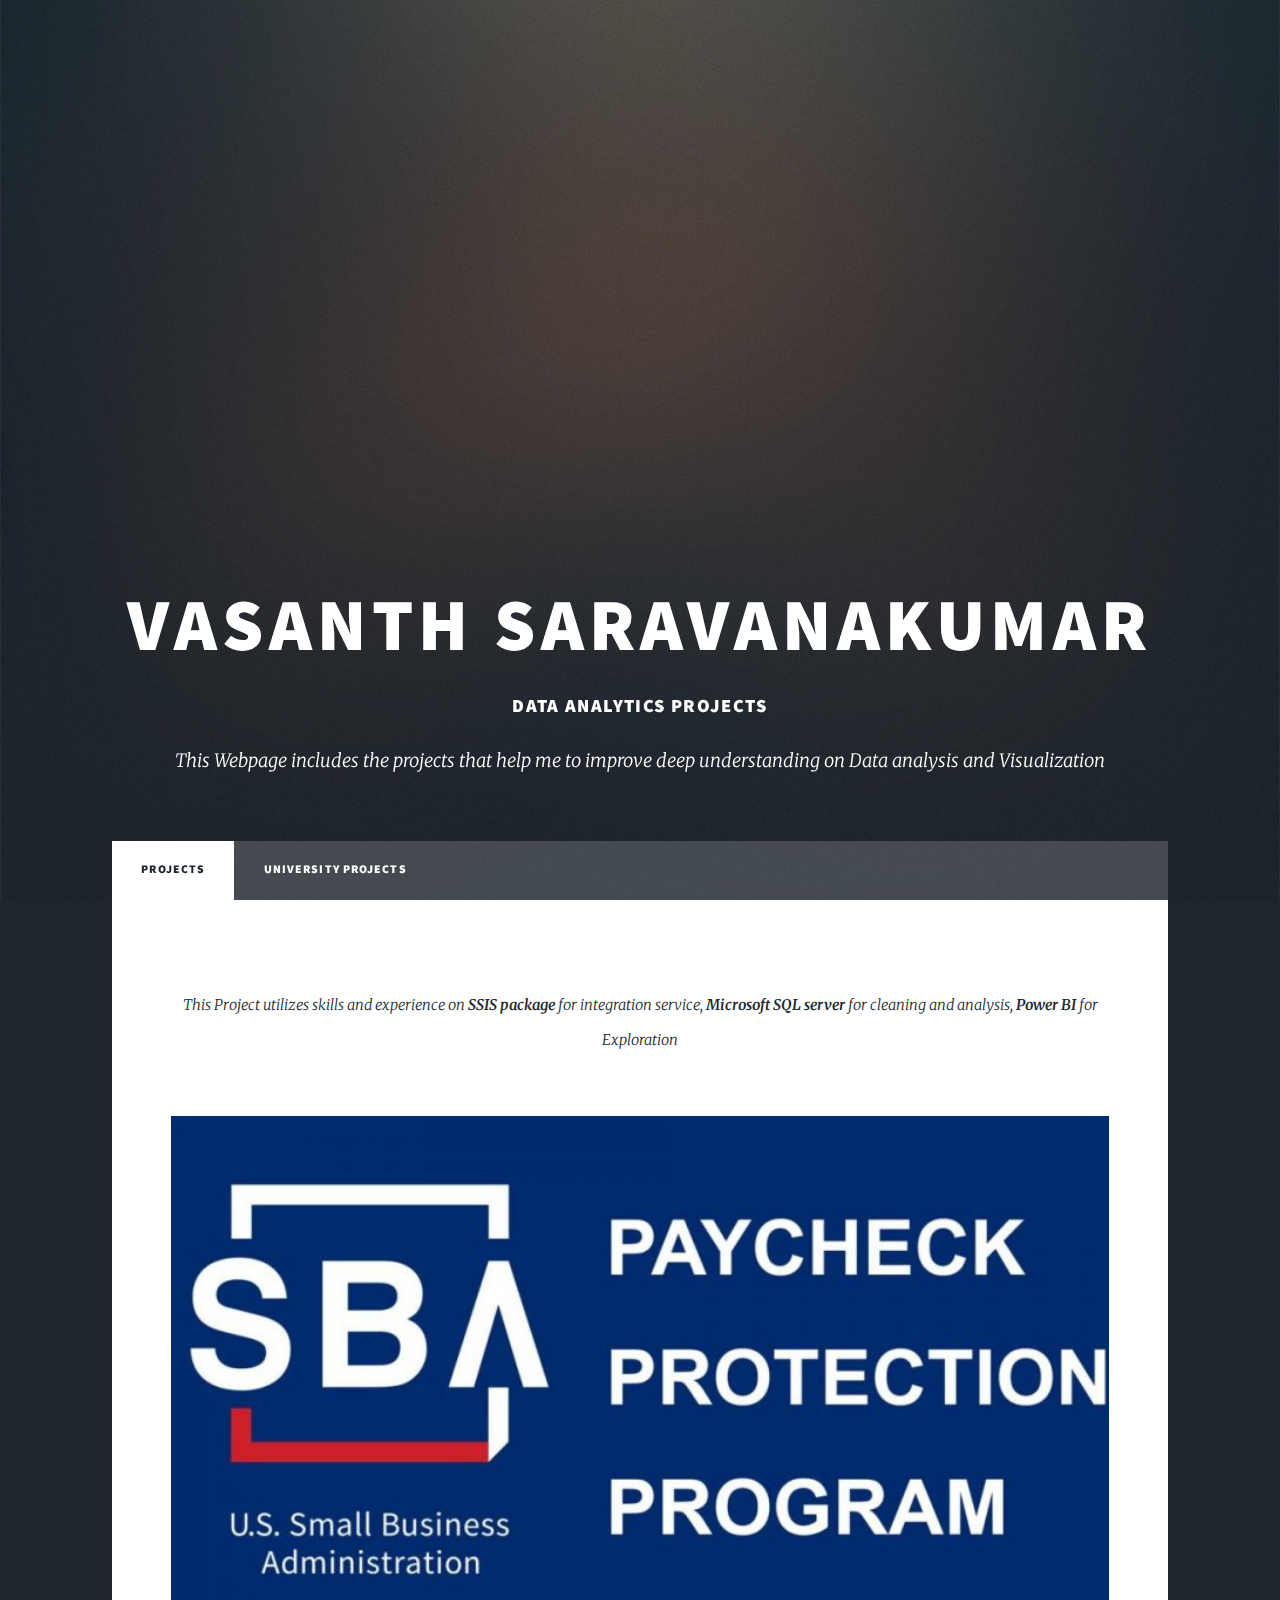
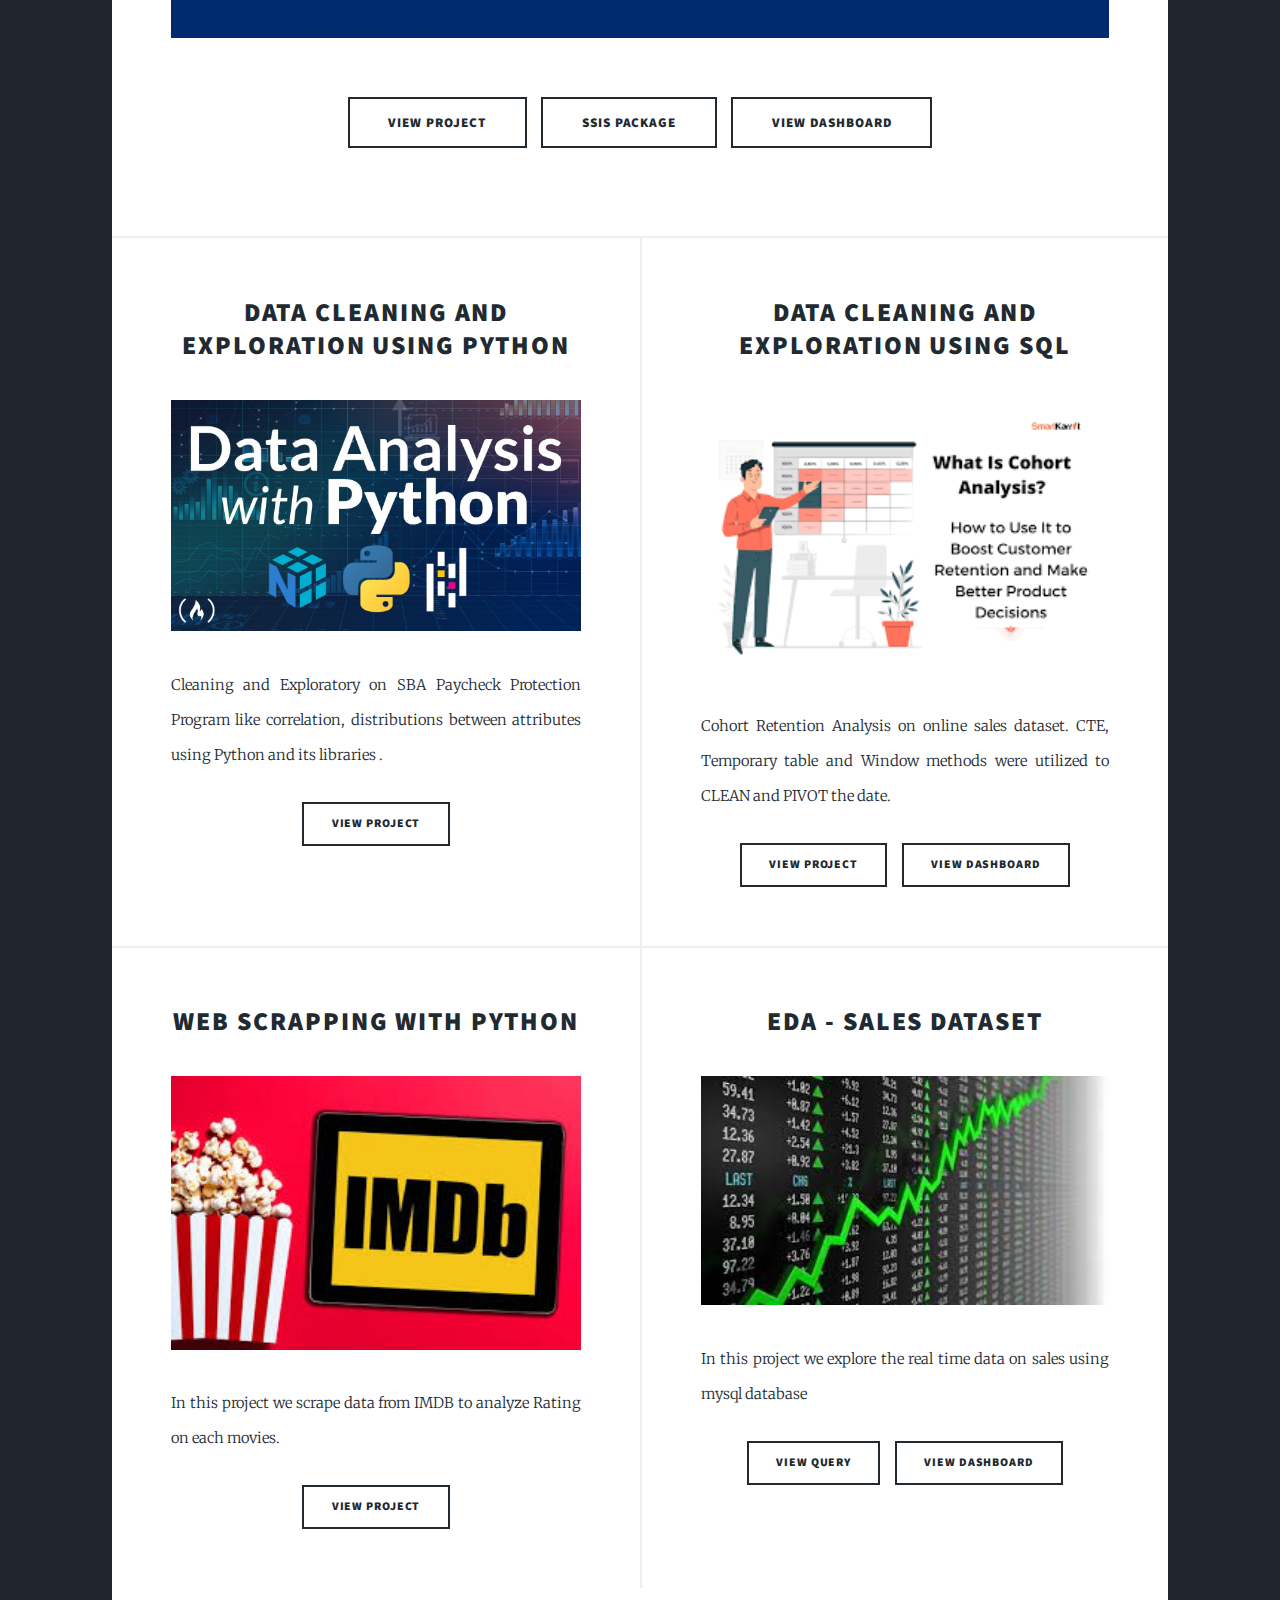
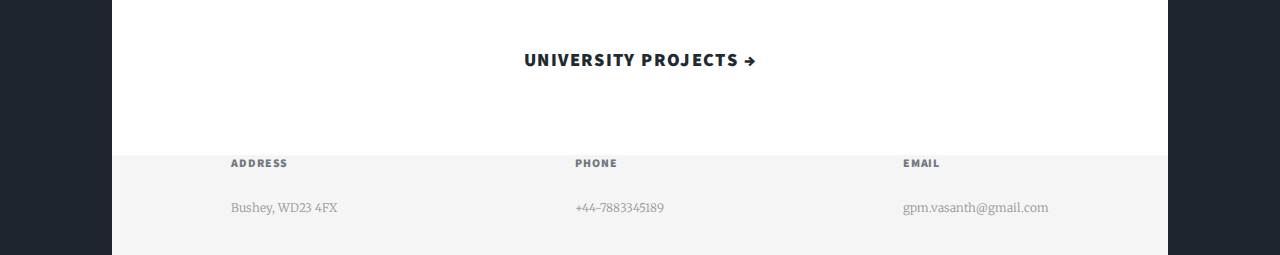
<file: index.html>
<!DOCTYPE HTML>
<!--
	Massively by HTML5 UP
	html5up.net | @ajlkn
	Free for personal and commercial use under the CCA 3.0 license (html5up.net/license)
-->
<html>
	<head>


		<title>Data Analysis</title>
		<meta charset="utf-8" />
		<meta name="viewport" content="width=device-width, initial-scale=1, user-scalable=no" />
		<link rel="stylesheet" href="assets/css/main.css" />
		<noscript><link rel="stylesheet" href="assets/css/noscript.css" /></noscript>
	</head>
	<body class="is-preload">

		<!-- Wrapper -->
			<div id="wrapper" class="fade-in">

				<!-- Intro -->
					<div id="intro">
						<h1>Vasanth Saravanakumar<br />
						<h3>Data Analytics Projects</h3></h1>
						<p>This Webpage includes the projects that help me to improve deep understanding on Data analysis and Visualization</p>
						
					</div>

				<!-- Nav -->
					<nav id="nav">
						<ul class="links">
							<li class="active"><a href="index.html">Projects</a></li>
							<li ><a href="generic.html">University Projects</a></li>
						</ul>
	
					</nav>

				<!-- Main -->
					<div id="main">

						<!-- Featured Post -->
							<article class="post featured">
								<header class="major">
									<p>This Project utilizes skills and experience on <strong> SSIS package </strong> for integration service, <strong>Microsoft SQL server</strong> for cleaning and analysis, <strong>Power BI </strong>for Exploration </strong></p>
								</header>
								<a href=https://github.com/KSVasanth104/PPP_analysis/blob/main/PPP%20Analysis.sql target="_blank" class="image main"><img src="images/SBA-PPP.jpg" alt="PAYCHECK PROTECTION PROGRAM IMAGE" /></a>
								<ul class="actions special">
									<li><a href=https://github.com/KSVasanth104/PPP_analysis/blob/main/PPP%20Analysis.sql target="_blank" class="button large">View Project</a></li>
									<li><a href="https://github.com/KSVasanth104/PPP_analysis/blob/main/Package.dtsx" target="_blank" class="button large">SSIS PACKAGE</a></li>
									<li><a href="https://app.powerbi.com/groups/me/reports/cb919ae6-c5f2-4e2f-81b5-3060246c5a87/ReportSection" target="_blank" class="button large">View Dashboard</a></li>
								</ul>
							</article>

						<!-- Posts -->
							<section class="posts">
								<article>
									<header>
										<h2>Data Cleaning and Exploration USING PYTHON<br/></h2>
									</header>
									<a href="https://github.com/KSVasanth104/Cleaning-and-EDA-on-SBA-PPP-data/blob/main/Cleaning%20and%20EDA%20on%20SBA.ipynb" class="image fit"><img src="images/python.jpg" alt="" /></a>
									<p>Cleaning and Exploratory on SBA Paycheck Protection Program like correlation, distributions between attributes using Python and its libraries .</p>
									<ul class="actions special">
										<li><a href="https://github.com/KSVasanth104/Cleaning-and-EDA-on-SBA-PPP-data/blob/main/Cleaning%20and%20EDA%20on%20SBA.ipynb" class="button">View Project</a></li>
										
								</article>
								<article>
									<header>
										<h2>Data Cleaning and Exploration USING SQL<br/></h2>
									</header>
									<a href="https://github.com/KSVasanth104/COHORT-RETENSION-ANALYSIS/blob/main/Cohort%20retention%20analysis.sql" target="_blank" class="image fit"><img src="images/cohort.png" alt="" /></a>
									<p>Cohort Retention Analysis on online sales dataset. CTE, Temporary table and Window methods were utilized to CLEAN and PIVOT the date. </p>
									<ul class="actions special">
										<li><a href="https://github.com/KSVasanth104/COHORT-RETENSION-ANALYSIS/blob/main/Cohort%20retention%20analysis.sql" target="_blank" class="button">View Project</a></li>
										<li><a href="https://app.powerbi.com/groups/me/reports/953c76a9-7b43-4334-8bd0-541c5e410393/ReportSection" target="_blank" class="button">View Dashboard</a></li>
									</ul>
								</article>
								<article>
									<header>
										<h2>Web Scrapping with python</h2>
									</header>
									<a href="https://github.com/KSVasanth104/Python-Web-Scrapping/blob/main/Web%20Scrapping.ipynb" target="_blank" class="image fit"><img src="images/IMDB.png" alt="" /></a>
									<p>In this project we scrape data from IMDB to analyze Rating on each movies.</p>
									<ul class="actions special">
										<li><a href="https://github.com/KSVasanth104/Python-Web-Scrapping/blob/main/Web%20Scrapping.ipynb" target="_blank" class="button">View Project</a></li>
									</ul>
								</article>
								<article>
									<header>
										<h2>EDA - Sales Dataset</h2>
									</header>
									<a href="https://github.com/KSVasanth104/Exploring-sales-data-using-mysql/blob/main/mysql" target="_blank" class="image fit"><img src="images/stock.jpg" alt="" /></a>
									<p>In this project we explore the real time data on sales using mysql database</p>
									<ul class="actions special">
										<li><a href="https://github.com/KSVasanth104/Exploring-sales-data-using-mysql/blob/main/mysql" target="_blank" class="button">View Query</a></li>
										<li><a href="https://app.powerbi.com/groups/me/reports/9850f38f-4f4a-4c3c-b62f-339bb47d813e/ReportSection" target="_blank" class="button">View Dashboard</a></li>
									</ul>
								</article>
								<div class="uni">
									<h3><a href="generic.html">University projects &rarr;</a></h3>
								</div>
								

					</div>

				<!-- Footer -->
					<footer class="personalInfo" id="footer">
						<div>
							<h3>Address</h3>
							<p>Bushey, WD23 4FX</p>
						</div>
						<div>
							<h3>Phone</h3>
								<p>+44-7883345189</p>
						</div>
						<div>
							<h3>Email</h3>
							<p>gpm.vasanth@gmail.com</p>
						</div>

					</footer>

				

			</div>

		<!-- Scripts -->
			<script src="assets/js/jquery.min.js"></script>
			<script src="assets/js/jquery.scrollex.min.js"></script>
			<script src="assets/js/jquery.scrolly.min.js"></script>
			<script src="assets/js/browser.min.js"></script>
			<script src="assets/js/breakpoints.min.js"></script>
			<script src="assets/js/util.js"></script>
			<script src="assets/js/main.js"></script>
			
	</body>
</html>
</file>
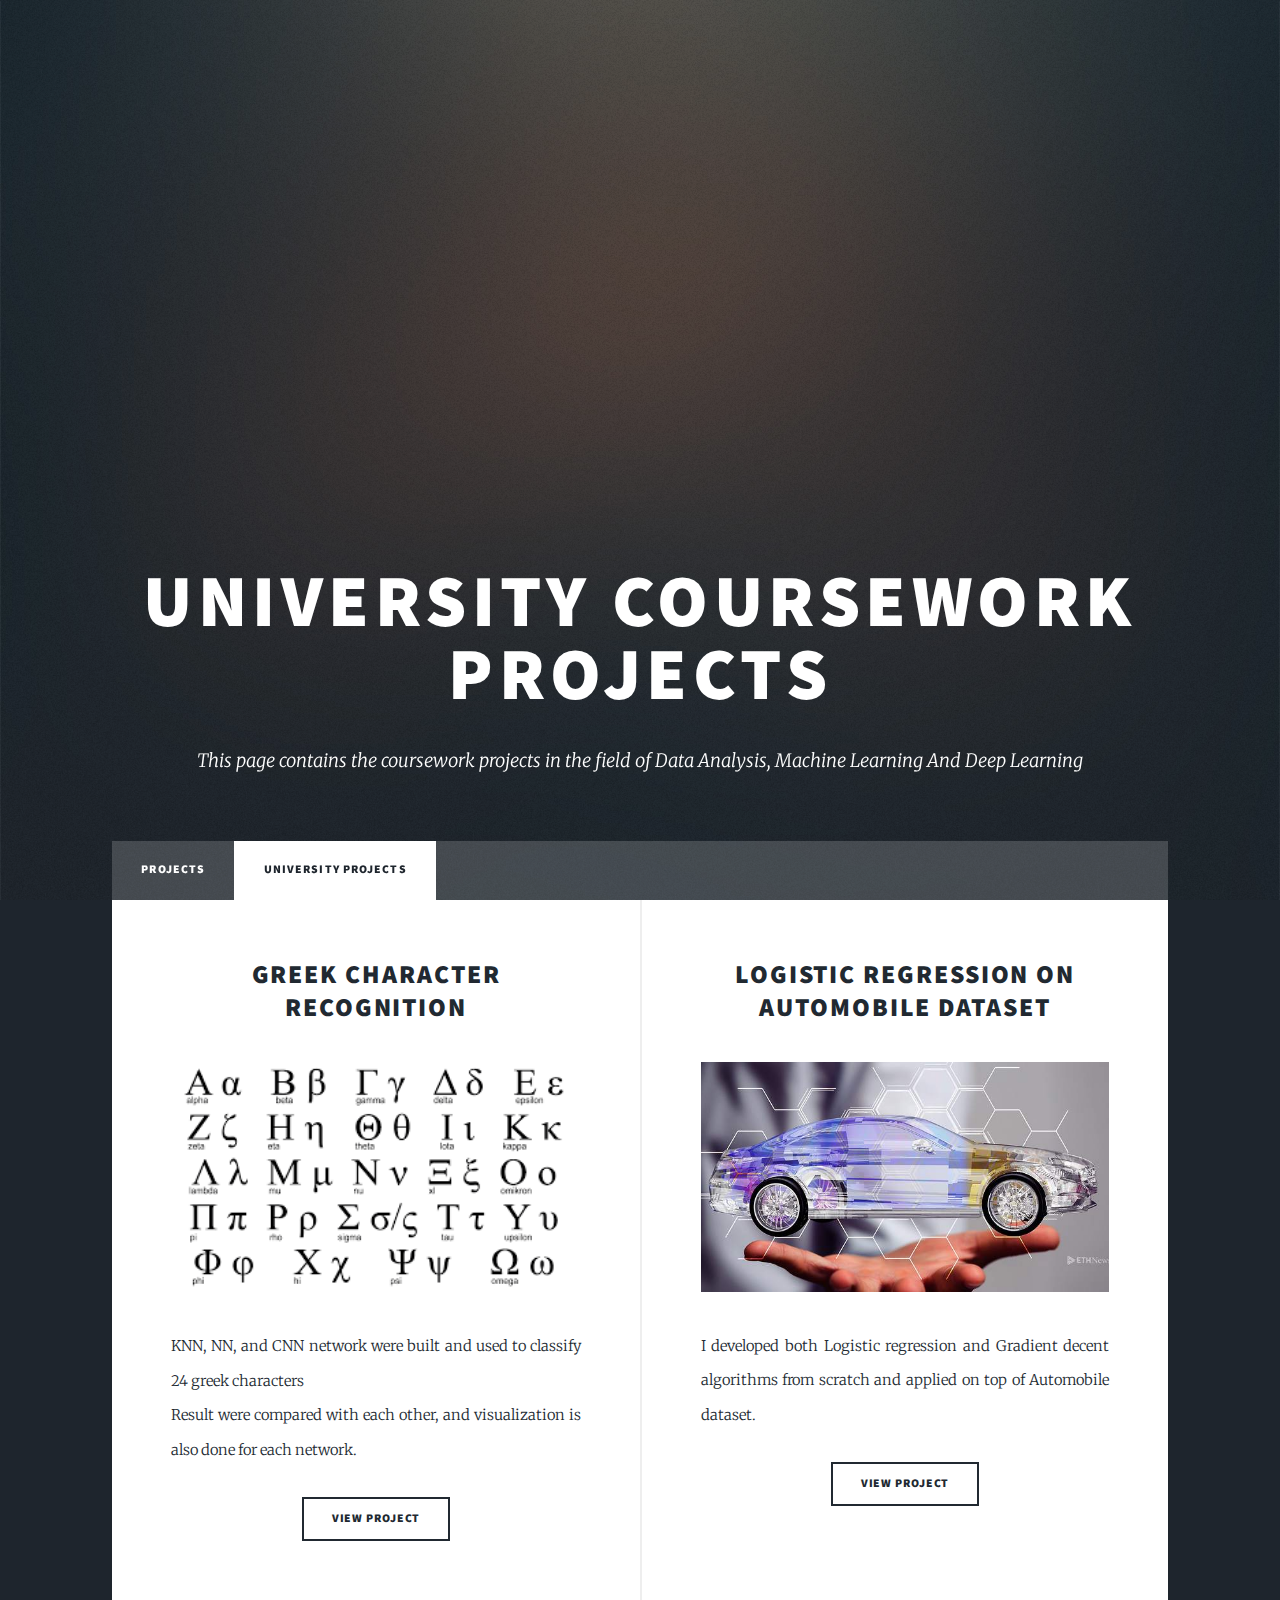
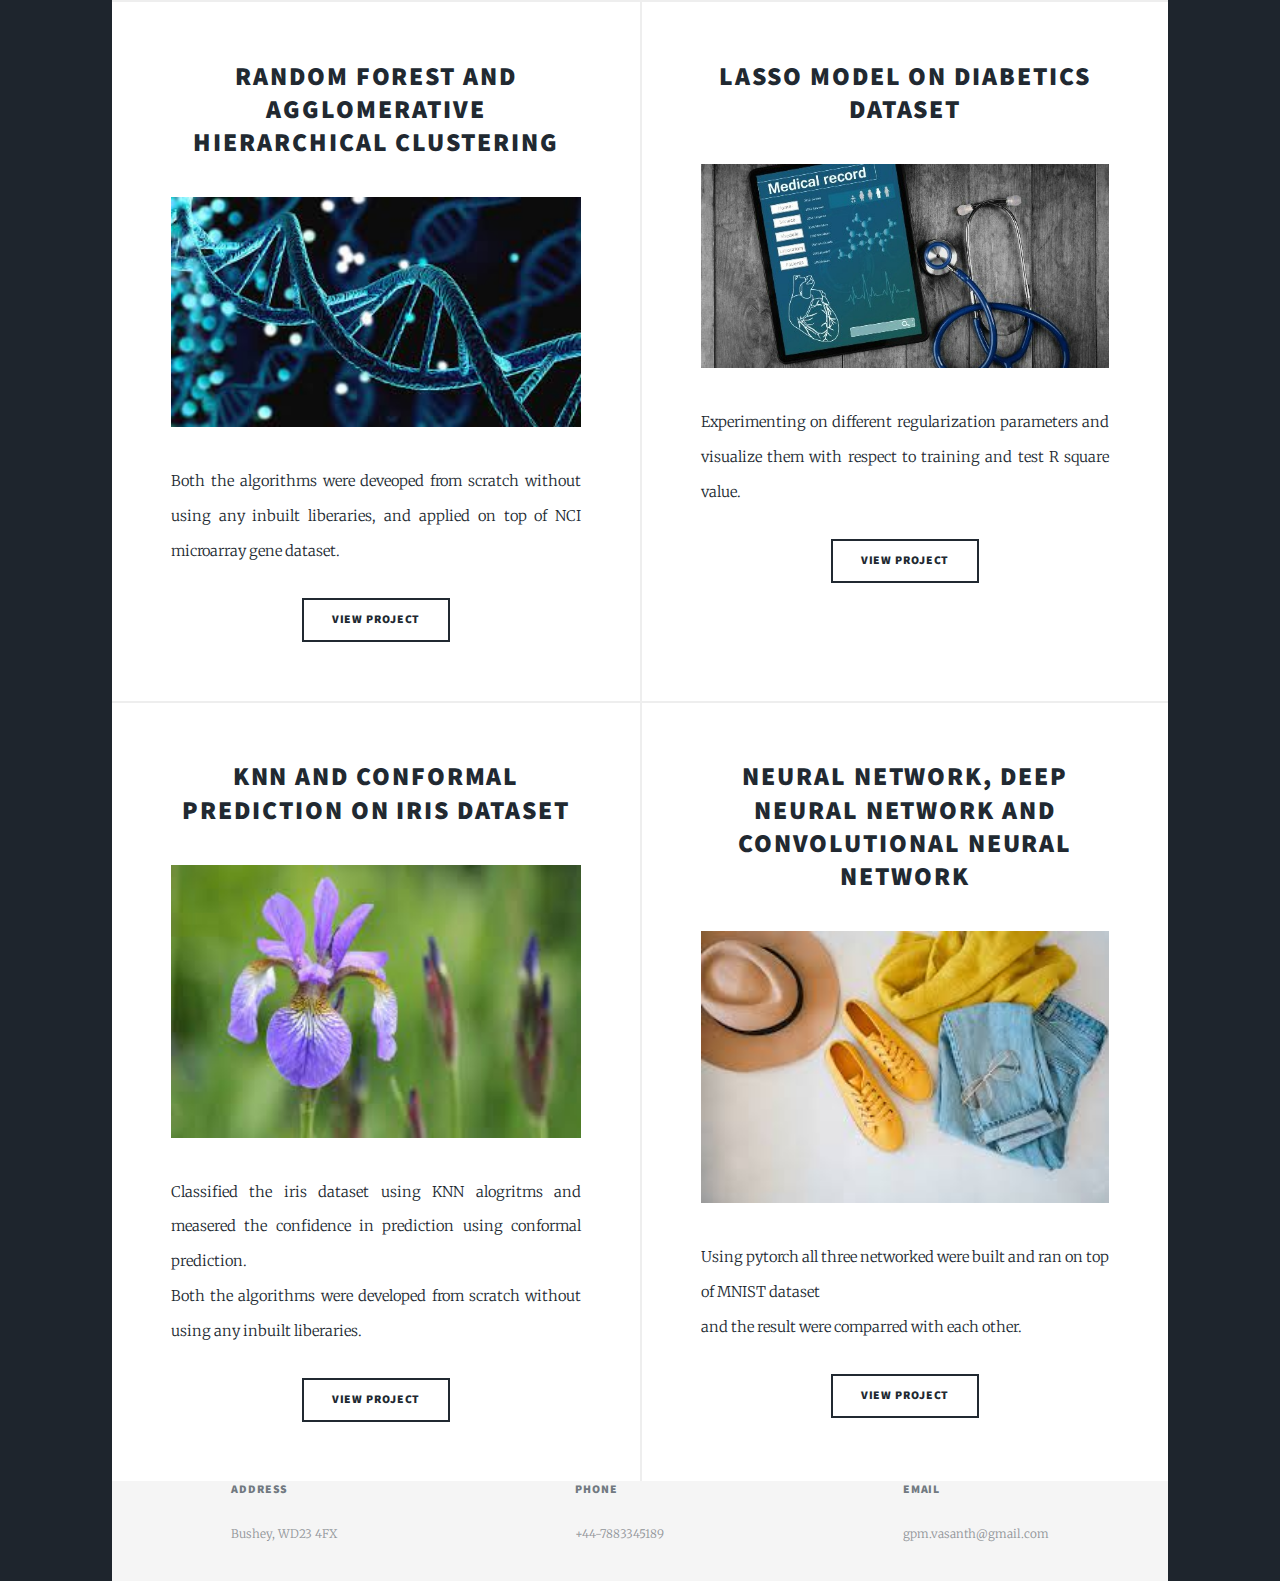
<file: generic.html>
<!DOCTYPE HTML>
<html>
	<head>
		<title>University Coursework Projects</title>
		<meta charset="utf-8" />
		<meta name="viewport" content="width=device-width, initial-scale=1, user-scalable=no" />
		<link rel="stylesheet" href="assets/css/main.css" />
		<noscript><link rel="stylesheet" href="assets/css/noscript.css" /></noscript>
	</head>
	




	<body class="is-preload">

		<!-- Wrapper -->
			<div id="wrapper" class="fade-in">

				<!-- Intro -->
					<div id="intro">
						<h1>University Coursework<br />
							Projects</h1>
						<p>This page contains the coursework projects in the field of Data Analysis, Machine Learning And Deep Learning </p>
					</div>

	

				<!-- Nav -->
				<nav id="nav">
					<ul class="links">
						<li ><a href="index.html">Projects</a></li>
						<li class="active" ><a href="generic.html">University Projects</a></li>
					</ul>

				</nav>

				<!-- Main -->
					<div id="main">

						<!-- Posts -->
							<section class="posts">
								<article>
									<header>
									
										<h2>Greek character recognition</h2>
									</header>
									<a href="https://github.com/KSVasanth104/Greek-Character-Recognition/blob/main/Final.ipynb" class="image fit"><img src="images/greek.png" alt="" /></a>
									<p>KNN, NN, and CNN network were built and used to classify 24 greek characters <br> Result were compared with each other, and visualization is also done for each network.</p>
									<ul class="actions special">
										<li><a href="https://github.com/KSVasanth104/Greek-Character-Recognition/blob/main/Final.ipynb" class="button">View Project</a></li>
									</ul>
								</article>
								<article>
									<header>
										
										<h2>Logistic Regression on Automobile Dataset
										</h2>
									</header>
									<a href="https://github.com/KSVasanth104/Logistic-Regression/blob/main/DA%20assignment.ipynb" class="image fit"><img src="images/Automobile Industry.jpg" alt="" /></a>
									<p>I developed both Logistic regression and Gradient decent algorithms from scratch and applied on top of Automobile dataset.</p>
									<ul class="actions special">
										<li><a href="https://github.com/KSVasanth104/Logistic-Regression/blob/main/DA%20assignment.ipynb" class="button">View Project</a></li>
									</ul>
								</article>
								<article>
									<header>
										<h2>Random Forest and  Agglomerative Hierarchical Clustering</h2>
									</header>
									<a href="https://github.com/KSVasanth104/Random-Forest-and-Agglomerative-Hierarchical-Clustering/blob/main/RF.ipynb" class="image fit"><img src="images/gene.jpg" alt="" /></a>
									<p>Both the algorithms were deveoped from scratch without using any inbuilt liberaries, and applied on top of NCI microarray gene dataset.</p>
									<ul class="actions special">
										<li><a href="https://github.com/KSVasanth104/Random-Forest-and-Agglomerative-Hierarchical-Clustering/blob/main/RF.ipynb" class="button">View Project</a></li>
									</ul>
								</article>
								<article>
									<header>
										
										<h2>
										Lasso model on Diabetics Dataset</h2>
									</header>
									<a href="https://github.com/KSVasanth104/Lasso-Regression/blob/main/lasso.ipynb" class="image fit"><img src="images/medical.jpg" alt="" /></a>
									<p>Experimenting on different regularization parameters and visualize them with respect to training and test R square value.</p>
									<ul class="actions special">
										<li><a href="https://github.com/KSVasanth104/Lasso-Regression/blob/main/lasso.ipynb" class="button">View Project</a></li>
									</ul>
								</article>
								<article>
									<header>
										<h2>KNN and Conformal prediction on IRIS dataset</h2>
									</header>
									<a href="https://github.com/KSVasanth104/Conformal-and-KNN/blob/main/Conformal%20and%20KNN.ipynb" class="image fit"><img src="images/iris.jpg" alt="" /></a>
									<p>Classified the iris dataset using KNN alogritms and measered the confidence in prediction using conformal prediction. <br>
									Both the algorithms were developed from scratch without using any inbuilt liberaries.</p>
									<ul class="actions special">
										<li><a href="https://github.com/KSVasanth104/Conformal-and-KNN/blob/main/Conformal%20and%20KNN.ipynb" class="button">View Project</a></li>
									</ul>
								</article>
								<article>
									<header>
										<h2>Neural Network, Deep Neural Network and <br> Convolutional Neural Network
										</h2>
									</header>
									<a href="https://github.com/KSVasanth104/NN-Deep-NN-and-CNN-on-MNIST-Dataset/blob/main/MNIST%20dataset.ipynb" class="image fit"><img src="images/mnist.jpg" alt="" /></a>
									<p>Using pytorch all three networked were built and ran on top of MNIST dataset <br> and the result were comparred with each other.</p>
									<ul class="actions special">
										<li><a href="https://github.com/KSVasanth104/NN-Deep-NN-and-CNN-on-MNIST-Dataset/blob/main/MNIST%20dataset.ipynb" class="button">View Project</a></li>
									</ul>
								</article>
								
							</section>

						

					</div>

				<!-- Footer -->
				<footer class="personalInfo" id="footer">
					<div>
						<h3>Address</h3>
						<p>Bushey, WD23 4FX</p>
					</div>
					<div>
						<h3>Phone</h3>
							<p>+44-7883345189</p>
					</div>
					<div>
						<h3>Email</h3>
						<p>gpm.vasanth@gmail.com</p>
					</div>

				</footer>

				

			</div>

		<!-- Scripts -->
			<script src="assets/js/jquery.min.js"></script>
			<script src="assets/js/jquery.scrollex.min.js"></script>
			<script src="assets/js/jquery.scrolly.min.js"></script>
			<script src="assets/js/browser.min.js"></script>
			<script src="assets/js/breakpoints.min.js"></script>
			<script src="assets/js/util.js"></script>
			<script src="assets/js/main.js"></script>

	</body>
</html>
</file>
<file: assets/css/main.css>
@import url(fontawesome-all.min.css);
@import url("https://fonts.googleapis.com/css?family=Merriweather:300,700,300italic,700italic|Source+Sans+Pro:900");

/*
	Massively by HTML5 UP
	html5up.net | @ajlkn
	Free for personal and commercial use under the CCA 3.0 license (html5up.net/license)
*/

html, body, div, span, applet, object,
iframe, h1, h2, h3, h4, h5, h6, p, blockquote,
pre, a, abbr, acronym, address, big, cite,
code, del, dfn, em, img, ins, kbd, q, s, samp,
small, strike, strong, sub, sup, tt, var, b,
u, i, center, dl, dt, dd, ol, ul, li, fieldset,
form, label, legend, table, caption, tbody,
tfoot, thead, tr, th, td, article, aside,
canvas, details, embed, figure, figcaption,
footer, header, hgroup, menu, nav, output, ruby,
section, summary, time, mark, audio, video {
	margin: 0;
	padding: 0;
	border: 0;
	font-size: 100%;
	font: inherit;
	vertical-align: baseline;}

article, aside, details, figcaption, figure,
footer, header, hgroup, menu, nav, section {
	display: block;}

body {
	line-height: 1;
}

ol, ul {
	list-style: none;
}

blockquote, q {
	quotes: none;
}

	blockquote:before, blockquote:after, q:before, q:after {
		content: '';
		content: none;
	}

table {
	border-collapse: collapse;
	border-spacing: 0;
}

body {
	-webkit-text-size-adjust: none;
}

mark {
	background-color: transparent;
	color: inherit;
}

input::-moz-focus-inner {
	border: 0;
	padding: 0;
}

input, select, textarea {
	-moz-appearance: none;
	-webkit-appearance: none;
	-ms-appearance: none;
	appearance: none;
}

/* Basic */

	@-ms-viewport {
		width: device-width;
	}

	body {
		-ms-overflow-style: scrollbar;
	}

	@media screen and (max-width: 480px) {

		html, body {
			min-width: 320px;
		}

	}

	html {
		box-sizing: border-box;
	}

	*, *:before, *:after {
		box-sizing: inherit;
	}

	body {
		background-color: #1e252d;
	}

		body.is-preload *, body.is-preload *:before, body.is-preload *:after {
			-moz-animation: none !important;
			-webkit-animation: none !important;
			-ms-animation: none !important;
			animation: none !important;
			-moz-transition: none !important;
			-webkit-transition: none !important;
			-ms-transition: none !important;
			transition: none !important;
		}

/* Type */

	html {
		font-size: 16pt;
	}

		@media screen and (max-width: 1680px) {

			html {
				font-size: 12pt;
			}

		}

		@media screen and (max-width: 1280px) {

			html {
				font-size: 11pt;
			}

		}

		@media screen and (max-width: 360px) {

			html {
				font-size: 10pt;
			}

		}

	body {
		color: #212931;
	}

	body, input, select, textarea {
		font-family: "Merriweather", Georgia, serif;
		font-weight: 300;
		font-size: 1rem;
		line-height: 2.375;
	}

	a {
		-moz-transition: color 0.2s ease-in-out, background-color 0.2s ease-in-out, border-color 0.2s ease-in-out, box-shadow 0.2s ease-in-out;
		-webkit-transition: color 0.2s ease-in-out, background-color 0.2s ease-in-out, border-color 0.2s ease-in-out, box-shadow 0.2s ease-in-out;
		-ms-transition: color 0.2s ease-in-out, background-color 0.2s ease-in-out, border-color 0.2s ease-in-out, box-shadow 0.2s ease-in-out;
		transition: color 0.2s ease-in-out, background-color 0.2s ease-in-out, border-color 0.2s ease-in-out, box-shadow 0.2s ease-in-out;
		border-bottom: dotted 1px;
		text-decoration: none;
	}

		a:hover {
			border-bottom-color: transparent;
		}

	strong, b {
		font-weight: 600;
	}

	em, i {
		font-style: italic;
	}

	p {
		text-align: justify;
		margin: 0 0 2rem 0;
	}

	h1, h2, h3, h4, h5, h6 {
		font-family: "Source Sans Pro", Helvetica, sans-serif;
		font-weight: 900;
		line-height: 1.5;
		letter-spacing: 0.075em;
		text-transform: uppercase;
		margin: 0 0 1rem 0;
	}

		h1 a, h2 a, h3 a, h4 a, h5 a, h6 a {
			border-bottom: 0;
			color: inherit;
			text-decoration: none;
		}

	h1 {
		font-size: 4rem;
		line-height: 1.1;
		margin: 0 0 2rem 0;
	}

	h2 {
		font-size: 1.75rem;
		line-height: 1.3;
		margin: 0 0 1.5rem 0;
	}

	h3 {
		font-size: 1.25rem;
		margin: 0 0 1.5rem 0;
	}

	h4 {
		font-size: 1rem;
	}

	h5 {
		font-size: 0.9rem;
	}

	h6 {
		font-size: 0.8rem;
	}

	sub {
		font-size: 0.8rem;
		position: relative;
		top: 0.5rem;
	}

	sup {
		font-size: 0.8rem;
		position: relative;
		top: -0.5rem;
	}

	blockquote {
		border-left: solid 4px;
		font-style: italic;
		margin: 0 0 2rem 0;
		padding: 0.5rem 0 0.5rem 2rem;
	}

	code {
		border: solid 2px;
		font-family: "Courier New", monospace;
		font-size: 0.9rem;
		margin: 0 0.25rem;
		padding: 0.25rem 0.65rem;
	}

	pre {
		-webkit-overflow-scrolling: touch;
		font-family: "Courier New", monospace;
		font-size: 0.9rem;
		margin: 0 0 2rem 0;
	}

		pre code {
			display: block;
			line-height: 1.75;
			padding: 1rem 1.5rem;
			overflow-x: auto;
		}

	hr {
		border: 0;
		border-bottom: solid 2px;
		margin: 3rem 0;
	}

		hr.major {
			margin: 5rem 0;
		}

	.align-left {
		text-align: left;
	}

	.align-center {
		text-align: center;
	}

	.align-right {
		text-align: right;
	}

	input, select, textarea {
		color: #212931;
	}

	a {
		color: #212931;
		border-bottom-color: rgba(33, 41, 49, 0.5);
	}

		a:hover {
			border-bottom-color: transparent;
			color: #18bfef !important;
		}

	strong, b {
		color: #212931;
	}

	h1, h2, h3, h4, h5, h6 {
		color: #212931;
	}

	blockquote {
		border-left-color: #eeeeee;
	}

	code {
		background: rgba(220, 220, 220, 0.25);
		border-color: #eeeeee;
	}

	hr {
		border-bottom-color: #eeeeee;
	}

/* Row */

	.row {
		display: flex;
		flex-wrap: wrap;
		box-sizing: border-box;
		align-items: stretch;
	}

		.row > * {
			box-sizing: border-box;
		}

		.row.gtr-uniform > * > :last-child {
			margin-bottom: 0;
		}

		.row.aln-left {
			justify-content: flex-start;
		}

		.row.aln-center {
			justify-content: center;
		}

		.row.aln-right {
			justify-content: flex-end;
		}

		.row.aln-top {
			align-items: flex-start;
		}

		.row.aln-middle {
			align-items: center;
		}

		.row.aln-bottom {
			align-items: flex-end;
		}

		.row > .imp {
			order: -1;
		}

		.row > .col-1 {
			width: 8.33333%;
		}

		.row > .off-1 {
			margin-left: 8.33333%;
		}

		.row > .col-2 {
			width: 16.66667%;
		}

		.row > .off-2 {
			margin-left: 16.66667%;
		}

		.row > .col-3 {
			width: 25%;
		}

		.row > .off-3 {
			margin-left: 25%;
		}

		.row > .col-4 {
			width: 33.33333%;
		}

		.row > .off-4 {
			margin-left: 33.33333%;
		}

		.row > .col-5 {
			width: 41.66667%;
		}

		.row > .off-5 {
			margin-left: 41.66667%;
		}

		.row > .col-6 {
			width: 50%;
		}

		.row > .off-6 {
			margin-left: 50%;
		}

		.row > .col-7 {
			width: 58.33333%;
		}

		.row > .off-7 {
			margin-left: 58.33333%;
		}

		.row > .col-8 {
			width: 66.66667%;
		}

		.row > .off-8 {
			margin-left: 66.66667%;
		}

		.row > .col-9 {
			width: 75%;
		}

		.row > .off-9 {
			margin-left: 75%;
		}

		.row > .col-10 {
			width: 83.33333%;
		}

		.row > .off-10 {
			margin-left: 83.33333%;
		}

		.row > .col-11 {
			width: 91.66667%;
		}

		.row > .off-11 {
			margin-left: 91.66667%;
		}

		.row > .col-12 {
			width: 100%;
		}

		.row > .off-12 {
			margin-left: 100%;
		}

		.row.gtr-0 {
			margin-top: 0;
			margin-left: 0rem;
		}

			.row.gtr-0 > * {
				padding: 0 0 0 0rem;
			}

			.row.gtr-0.gtr-uniform {
				margin-top: 0rem;
			}

				.row.gtr-0.gtr-uniform > * {
					padding-top: 0rem;
				}

		.row.gtr-25 {
			margin-top: 0;
			margin-left: -0.375rem;
		}

			.row.gtr-25 > * {
				padding: 0 0 0 0.375rem;
			}

			.row.gtr-25.gtr-uniform {
				margin-top: -0.375rem;
			}

				.row.gtr-25.gtr-uniform > * {
					padding-top: 0.375rem;
				}

		.row.gtr-50 {
			margin-top: 0;
			margin-left: -0.75rem;
		}

			.row.gtr-50 > * {
				padding: 0 0 0 0.75rem;
			}

			.row.gtr-50.gtr-uniform {
				margin-top: -0.75rem;
			}

				.row.gtr-50.gtr-uniform > * {
					padding-top: 0.75rem;
				}

		.row {
			margin-top: 0;
			margin-left: -1.5rem;
		}

			.row > * {
				padding: 0 0 0 1.5rem;
			}

			.row.gtr-uniform {
				margin-top: -1.5rem;
			}

				.row.gtr-uniform > * {
					padding-top: 1.5rem;
				}

		.row.gtr-150 {
			margin-top: 0;
			margin-left: -2.25rem;
		}

			.row.gtr-150 > * {
				padding: 0 0 0 2.25rem;
			}

			.row.gtr-150.gtr-uniform {
				margin-top: -2.25rem;
			}

				.row.gtr-150.gtr-uniform > * {
					padding-top: 2.25rem;
				}

		.row.gtr-200 {
			margin-top: 0;
			margin-left: -3rem;
		}

			.row.gtr-200 > * {
				padding: 0 0 0 3rem;
			}

			.row.gtr-200.gtr-uniform {
				margin-top: -3rem;
			}

				.row.gtr-200.gtr-uniform > * {
					padding-top: 3rem;
				}

		@media screen and (max-width: 1680px) {

			.row {
				display: flex;
				flex-wrap: wrap;
				box-sizing: border-box;
				align-items: stretch;
			}

				.row > * {
					box-sizing: border-box;
				}

				.row.gtr-uniform > * > :last-child {
					margin-bottom: 0;
				}

				.row.aln-left {
					justify-content: flex-start;
				}

				.row.aln-center {
					justify-content: center;
				}

				.row.aln-right {
					justify-content: flex-end;
				}

				.row.aln-top {
					align-items: flex-start;
				}

				.row.aln-middle {
					align-items: center;
				}

				.row.aln-bottom {
					align-items: flex-end;
				}

				.row > .imp-xlarge {
					order: -1;
				}

				.row > .col-1-xlarge {
					width: 8.33333%;
				}

				.row > .off-1-xlarge {
					margin-left: 8.33333%;
				}

				.row > .col-2-xlarge {
					width: 16.66667%;
				}

				.row > .off-2-xlarge {
					margin-left: 16.66667%;
				}

				.row > .col-3-xlarge {
					width: 25%;
				}

				.row > .off-3-xlarge {
					margin-left: 25%;
				}

				.row > .col-4-xlarge {
					width: 33.33333%;
				}

				.row > .off-4-xlarge {
					margin-left: 33.33333%;
				}

				.row > .col-5-xlarge {
					width: 41.66667%;
				}

				.row > .off-5-xlarge {
					margin-left: 41.66667%;
				}

				.row > .col-6-xlarge {
					width: 50%;
				}

				.row > .off-6-xlarge {
					margin-left: 50%;
				}

				.row > .col-7-xlarge {
					width: 58.33333%;
				}

				.row > .off-7-xlarge {
					margin-left: 58.33333%;
				}

				.row > .col-8-xlarge {
					width: 66.66667%;
				}

				.row > .off-8-xlarge {
					margin-left: 66.66667%;
				}

				.row > .col-9-xlarge {
					width: 75%;
				}

				.row > .off-9-xlarge {
					margin-left: 75%;
				}

				.row > .col-10-xlarge {
					width: 83.33333%;
				}

				.row > .off-10-xlarge {
					margin-left: 83.33333%;
				}

				.row > .col-11-xlarge {
					width: 91.66667%;
				}

				.row > .off-11-xlarge {
					margin-left: 91.66667%;
				}

				.row > .col-12-xlarge {
					width: 100%;
				}

				.row > .off-12-xlarge {
					margin-left: 100%;
				}

				.row.gtr-0 {
					margin-top: 0;
					margin-left: 0rem;
				}

					.row.gtr-0 > * {
						padding: 0 0 0 0rem;
					}

					.row.gtr-0.gtr-uniform {
						margin-top: 0rem;
					}

						.row.gtr-0.gtr-uniform > * {
							padding-top: 0rem;
						}

				.row.gtr-25 {
					margin-top: 0;
					margin-left: -0.375rem;
				}

					.row.gtr-25 > * {
						padding: 0 0 0 0.375rem;
					}

					.row.gtr-25.gtr-uniform {
						margin-top: -0.375rem;
					}

						.row.gtr-25.gtr-uniform > * {
							padding-top: 0.375rem;
						}

				.row.gtr-50 {
					margin-top: 0;
					margin-left: -0.75rem;
				}

					.row.gtr-50 > * {
						padding: 0 0 0 0.75rem;
					}

					.row.gtr-50.gtr-uniform {
						margin-top: -0.75rem;
					}

						.row.gtr-50.gtr-uniform > * {
							padding-top: 0.75rem;
						}

				.row {
					margin-top: 0;
					margin-left: -1.5rem;
				}

					.row > * {
						padding: 0 0 0 1.5rem;
					}

					.row.gtr-uniform {
						margin-top: -1.5rem;
					}

						.row.gtr-uniform > * {
							padding-top: 1.5rem;
						}

				.row.gtr-150 {
					margin-top: 0;
					margin-left: -2.25rem;
				}

					.row.gtr-150 > * {
						padding: 0 0 0 2.25rem;
					}

					.row.gtr-150.gtr-uniform {
						margin-top: -2.25rem;
					}

						.row.gtr-150.gtr-uniform > * {
							padding-top: 2.25rem;
						}

				.row.gtr-200 {
					margin-top: 0;
					margin-left: -3rem;
				}

					.row.gtr-200 > * {
						padding: 0 0 0 3rem;
					}

					.row.gtr-200.gtr-uniform {
						margin-top: -3rem;
					}

						.row.gtr-200.gtr-uniform > * {
							padding-top: 3rem;
						}

		}

		@media screen and (max-width: 1280px) {

			.row {
				display: flex;
				flex-wrap: wrap;
				box-sizing: border-box;
				align-items: stretch;
			}

				.row > * {
					box-sizing: border-box;
				}

				.row.gtr-uniform > * > :last-child {
					margin-bottom: 0;
				}

				.row.aln-left {
					justify-content: flex-start;
				}

				.row.aln-center {
					justify-content: center;
				}

				.row.aln-right {
					justify-content: flex-end;
				}

				.row.aln-top {
					align-items: flex-start;
				}

				.row.aln-middle {
					align-items: center;
				}

				.row.aln-bottom {
					align-items: flex-end;
				}

				.row > .imp-large {
					order: -1;
				}

				.row > .col-1-large {
					width: 8.33333%;
				}

				.row > .off-1-large {
					margin-left: 8.33333%;
				}

				.row > .col-2-large {
					width: 16.66667%;
				}

				.row > .off-2-large {
					margin-left: 16.66667%;
				}

				.row > .col-3-large {
					width: 25%;
				}

				.row > .off-3-large {
					margin-left: 25%;
				}

				.row > .col-4-large {
					width: 33.33333%;
				}

				.row > .off-4-large {
					margin-left: 33.33333%;
				}

				.row > .col-5-large {
					width: 41.66667%;
				}

				.row > .off-5-large {
					margin-left: 41.66667%;
				}

				.row > .col-6-large {
					width: 50%;
				}

				.row > .off-6-large {
					margin-left: 50%;
				}

				.row > .col-7-large {
					width: 58.33333%;
				}

				.row > .off-7-large {
					margin-left: 58.33333%;
				}

				.row > .col-8-large {
					width: 66.66667%;
				}

				.row > .off-8-large {
					margin-left: 66.66667%;
				}

				.row > .col-9-large {
					width: 75%;
				}

				.row > .off-9-large {
					margin-left: 75%;
				}

				.row > .col-10-large {
					width: 83.33333%;
				}

				.row > .off-10-large {
					margin-left: 83.33333%;
				}

				.row > .col-11-large {
					width: 91.66667%;
				}

				.row > .off-11-large {
					margin-left: 91.66667%;
				}

				.row > .col-12-large {
					width: 100%;
				}

				.row > .off-12-large {
					margin-left: 100%;
				}

				.row.gtr-0 {
					margin-top: 0;
					margin-left: 0rem;
				}

					.row.gtr-0 > * {
						padding: 0 0 0 0rem;
					}

					.row.gtr-0.gtr-uniform {
						margin-top: 0rem;
					}

						.row.gtr-0.gtr-uniform > * {
							padding-top: 0rem;
						}

				.row.gtr-25 {
					margin-top: 0;
					margin-left: -0.375rem;
				}

					.row.gtr-25 > * {
						padding: 0 0 0 0.375rem;
					}

					.row.gtr-25.gtr-uniform {
						margin-top: -0.375rem;
					}

						.row.gtr-25.gtr-uniform > * {
							padding-top: 0.375rem;
						}

				.row.gtr-50 {
					margin-top: 0;
					margin-left: -0.75rem;
				}

					.row.gtr-50 > * {
						padding: 0 0 0 0.75rem;
					}

					.row.gtr-50.gtr-uniform {
						margin-top: -0.75rem;
					}

						.row.gtr-50.gtr-uniform > * {
							padding-top: 0.75rem;
						}

				.row {
					margin-top: 0;
					margin-left: -1.5rem;
				}

					.row > * {
						padding: 0 0 0 1.5rem;
					}

					.row.gtr-uniform {
						margin-top: -1.5rem;
					}

						.row.gtr-uniform > * {
							padding-top: 1.5rem;
						}

				.row.gtr-150 {
					margin-top: 0;
					margin-left: -2.25rem;
				}

					.row.gtr-150 > * {
						padding: 0 0 0 2.25rem;
					}

					.row.gtr-150.gtr-uniform {
						margin-top: -2.25rem;
					}

						.row.gtr-150.gtr-uniform > * {
							padding-top: 2.25rem;
						}

				.row.gtr-200 {
					margin-top: 0;
					margin-left: -3rem;
				}

					.row.gtr-200 > * {
						padding: 0 0 0 3rem;
					}

					.row.gtr-200.gtr-uniform {
						margin-top: -3rem;
					}

						.row.gtr-200.gtr-uniform > * {
							padding-top: 3rem;
						}

		}

		@media screen and (max-width: 980px) {

			.row {
				display: flex;
				flex-wrap: wrap;
				box-sizing: border-box;
				align-items: stretch;
			}

				.row > * {
					box-sizing: border-box;
				}

				.row.gtr-uniform > * > :last-child {
					margin-bottom: 0;
				}

				.row.aln-left {
					justify-content: flex-start;
				}

				.row.aln-center {
					justify-content: center;
				}

				.row.aln-right {
					justify-content: flex-end;
				}

				.row.aln-top {
					align-items: flex-start;
				}

				.row.aln-middle {
					align-items: center;
				}

				.row.aln-bottom {
					align-items: flex-end;
				}

				.row > .imp-medium {
					order: -1;
				}

				.row > .col-1-medium {
					width: 8.33333%;
				}

				.row > .off-1-medium {
					margin-left: 8.33333%;
				}

				.row > .col-2-medium {
					width: 16.66667%;
				}

				.row > .off-2-medium {
					margin-left: 16.66667%;
				}

				.row > .col-3-medium {
					width: 25%;
				}

				.row > .off-3-medium {
					margin-left: 25%;
				}

				.row > .col-4-medium {
					width: 33.33333%;
				}

				.row > .off-4-medium {
					margin-left: 33.33333%;
				}

				.row > .col-5-medium {
					width: 41.66667%;
				}

				.row > .off-5-medium {
					margin-left: 41.66667%;
				}

				.row > .col-6-medium {
					width: 50%;
				}

				.row > .off-6-medium {
					margin-left: 50%;
				}

				.row > .col-7-medium {
					width: 58.33333%;
				}

				.row > .off-7-medium {
					margin-left: 58.33333%;
				}

				.row > .col-8-medium {
					width: 66.66667%;
				}

				.row > .off-8-medium {
					margin-left: 66.66667%;
				}

				.row > .col-9-medium {
					width: 75%;
				}

				.row > .off-9-medium {
					margin-left: 75%;
				}

				.row > .col-10-medium {
					width: 83.33333%;
				}

				.row > .off-10-medium {
					margin-left: 83.33333%;
				}

				.row > .col-11-medium {
					width: 91.66667%;
				}

				.row > .off-11-medium {
					margin-left: 91.66667%;
				}

				.row > .col-12-medium {
					width: 100%;
				}

				.row > .off-12-medium {
					margin-left: 100%;
				}

				.row.gtr-0 {
					margin-top: 0;
					margin-left: 0rem;
				}

					.row.gtr-0 > * {
						padding: 0 0 0 0rem;
					}

					.row.gtr-0.gtr-uniform {
						margin-top: 0rem;
					}

						.row.gtr-0.gtr-uniform > * {
							padding-top: 0rem;
						}

				.row.gtr-25 {
					margin-top: 0;
					margin-left: -0.375rem;
				}

					.row.gtr-25 > * {
						padding: 0 0 0 0.375rem;
					}

					.row.gtr-25.gtr-uniform {
						margin-top: -0.375rem;
					}

						.row.gtr-25.gtr-uniform > * {
							padding-top: 0.375rem;
						}

				.row.gtr-50 {
					margin-top: 0;
					margin-left: -0.75rem;
				}

					.row.gtr-50 > * {
						padding: 0 0 0 0.75rem;
					}

					.row.gtr-50.gtr-uniform {
						margin-top: -0.75rem;
					}

						.row.gtr-50.gtr-uniform > * {
							padding-top: 0.75rem;
						}

				.row {
					margin-top: 0;
					margin-left: -1.5rem;
				}

					.row > * {
						padding: 0 0 0 1.5rem;
					}

					.row.gtr-uniform {
						margin-top: -1.5rem;
					}

						.row.gtr-uniform > * {
							padding-top: 1.5rem;
						}

				.row.gtr-150 {
					margin-top: 0;
					margin-left: -2.25rem;
				}

					.row.gtr-150 > * {
						padding: 0 0 0 2.25rem;
					}

					.row.gtr-150.gtr-uniform {
						margin-top: -2.25rem;
					}

						.row.gtr-150.gtr-uniform > * {
							padding-top: 2.25rem;
						}

				.row.gtr-200 {
					margin-top: 0;
					margin-left: -3rem;
				}

					.row.gtr-200 > * {
						padding: 0 0 0 3rem;
					}

					.row.gtr-200.gtr-uniform {
						margin-top: -3rem;
					}

						.row.gtr-200.gtr-uniform > * {
							padding-top: 3rem;
						}

		}

		@media screen and (max-width: 736px) {

			.row {
				display: flex;
				flex-wrap: wrap;
				box-sizing: border-box;
				align-items: stretch;
			}

				.row > * {
					box-sizing: border-box;
				}

				.row.gtr-uniform > * > :last-child {
					margin-bottom: 0;
				}

				.row.aln-left {
					justify-content: flex-start;
				}

				.row.aln-center {
					justify-content: center;
				}

				.row.aln-right {
					justify-content: flex-end;
				}

				.row.aln-top {
					align-items: flex-start;
				}

				.row.aln-middle {
					align-items: center;
				}

				.row.aln-bottom {
					align-items: flex-end;
				}

				.row > .imp-small {
					order: -1;
				}

				.row > .col-1-small {
					width: 8.33333%;
				}

				.row > .off-1-small {
					margin-left: 8.33333%;
				}

				.row > .col-2-small {
					width: 16.66667%;
				}

				.row > .off-2-small {
					margin-left: 16.66667%;
				}

				.row > .col-3-small {
					width: 25%;
				}

				.row > .off-3-small {
					margin-left: 25%;
				}

				.row > .col-4-small {
					width: 33.33333%;
				}

				.row > .off-4-small {
					margin-left: 33.33333%;
				}

				.row > .col-5-small {
					width: 41.66667%;
				}

				.row > .off-5-small {
					margin-left: 41.66667%;
				}

				.row > .col-6-small {
					width: 50%;
				}

				.row > .off-6-small {
					margin-left: 50%;
				}

				.row > .col-7-small {
					width: 58.33333%;
				}

				.row > .off-7-small {
					margin-left: 58.33333%;
				}

				.row > .col-8-small {
					width: 66.66667%;
				}

				.row > .off-8-small {
					margin-left: 66.66667%;
				}

				.row > .col-9-small {
					width: 75%;
				}

				.row > .off-9-small {
					margin-left: 75%;
				}

				.row > .col-10-small {
					width: 83.33333%;
				}

				.row > .off-10-small {
					margin-left: 83.33333%;
				}

				.row > .col-11-small {
					width: 91.66667%;
				}

				.row > .off-11-small {
					margin-left: 91.66667%;
				}

				.row > .col-12-small {
					width: 100%;
				}

				.row > .off-12-small {
					margin-left: 100%;
				}

				.row.gtr-0 {
					margin-top: 0;
					margin-left: 0rem;
				}

					.row.gtr-0 > * {
						padding: 0 0 0 0rem;
					}

					.row.gtr-0.gtr-uniform {
						margin-top: 0rem;
					}

						.row.gtr-0.gtr-uniform > * {
							padding-top: 0rem;
						}

				.row.gtr-25 {
					margin-top: 0;
					margin-left: -0.375rem;
				}

					.row.gtr-25 > * {
						padding: 0 0 0 0.375rem;
					}

					.row.gtr-25.gtr-uniform {
						margin-top: -0.375rem;
					}

						.row.gtr-25.gtr-uniform > * {
							padding-top: 0.375rem;
						}

				.row.gtr-50 {
					margin-top: 0;
					margin-left: -0.75rem;
				}

					.row.gtr-50 > * {
						padding: 0 0 0 0.75rem;
					}

					.row.gtr-50.gtr-uniform {
						margin-top: -0.75rem;
					}

						.row.gtr-50.gtr-uniform > * {
							padding-top: 0.75rem;
						}

				.row {
					margin-top: 0;
					margin-left: -1.5rem;
				}

					.row > * {
						padding: 0 0 0 1.5rem;
					}

					.row.gtr-uniform {
						margin-top: -1.5rem;
					}

						.row.gtr-uniform > * {
							padding-top: 1.5rem;
						}

				.row.gtr-150 {
					margin-top: 0;
					margin-left: -2.25rem;
				}

					.row.gtr-150 > * {
						padding: 0 0 0 2.25rem;
					}

					.row.gtr-150.gtr-uniform {
						margin-top: -2.25rem;
					}

						.row.gtr-150.gtr-uniform > * {
							padding-top: 2.25rem;
						}

				.row.gtr-200 {
					margin-top: 0;
					margin-left: -3rem;
				}

					.row.gtr-200 > * {
						padding: 0 0 0 3rem;
					}

					.row.gtr-200.gtr-uniform {
						margin-top: -3rem;
					}

						.row.gtr-200.gtr-uniform > * {
							padding-top: 3rem;
						}

		}

		@media screen and (max-width: 480px) {

			.row {
				display: flex;
				flex-wrap: wrap;
				box-sizing: border-box;
				align-items: stretch;
			}

				.row > * {
					box-sizing: border-box;
				}

				.row.gtr-uniform > * > :last-child {
					margin-bottom: 0;
				}

				.row.aln-left {
					justify-content: flex-start;
				}

				.row.aln-center {
					justify-content: center;
				}

				.row.aln-right {
					justify-content: flex-end;
				}

				.row.aln-top {
					align-items: flex-start;
				}

				.row.aln-middle {
					align-items: center;
				}

				.row.aln-bottom {
					align-items: flex-end;
				}

				.row > .imp-xsmall {
					order: -1;
				}

				.row > .col-1-xsmall {
					width: 8.33333%;
				}

				.row > .off-1-xsmall {
					margin-left: 8.33333%;
				}

				.row > .col-2-xsmall {
					width: 16.66667%;
				}

				.row > .off-2-xsmall {
					margin-left: 16.66667%;
				}

				.row > .col-3-xsmall {
					width: 25%;
				}

				.row > .off-3-xsmall {
					margin-left: 25%;
				}

				.row > .col-4-xsmall {
					width: 33.33333%;
				}

				.row > .off-4-xsmall {
					margin-left: 33.33333%;
				}

				.row > .col-5-xsmall {
					width: 41.66667%;
				}

				.row > .off-5-xsmall {
					margin-left: 41.66667%;
				}

				.row > .col-6-xsmall {
					width: 50%;
				}

				.row > .off-6-xsmall {
					margin-left: 50%;
				}

				.row > .col-7-xsmall {
					width: 58.33333%;
				}

				.row > .off-7-xsmall {
					margin-left: 58.33333%;
				}

				.row > .col-8-xsmall {
					width: 66.66667%;
				}

				.row > .off-8-xsmall {
					margin-left: 66.66667%;
				}

				.row > .col-9-xsmall {
					width: 75%;
				}

				.row > .off-9-xsmall {
					margin-left: 75%;
				}

				.row > .col-10-xsmall {
					width: 83.33333%;
				}

				.row > .off-10-xsmall {
					margin-left: 83.33333%;
				}

				.row > .col-11-xsmall {
					width: 91.66667%;
				}

				.row > .off-11-xsmall {
					margin-left: 91.66667%;
				}

				.row > .col-12-xsmall {
					width: 100%;
				}

				.row > .off-12-xsmall {
					margin-left: 100%;
				}

				.row.gtr-0 {
					margin-top: 0;
					margin-left: 0rem;
				}

					.row.gtr-0 > * {
						padding: 0 0 0 0rem;
					}

					.row.gtr-0.gtr-uniform {
						margin-top: 0rem;
					}

						.row.gtr-0.gtr-uniform > * {
							padding-top: 0rem;
						}

				.row.gtr-25 {
					margin-top: 0;
					margin-left: -0.375rem;
				}

					.row.gtr-25 > * {
						padding: 0 0 0 0.375rem;
					}

					.row.gtr-25.gtr-uniform {
						margin-top: -0.375rem;
					}

						.row.gtr-25.gtr-uniform > * {
							padding-top: 0.375rem;
						}

				.row.gtr-50 {
					margin-top: 0;
					margin-left: -0.75rem;
				}

					.row.gtr-50 > * {
						padding: 0 0 0 0.75rem;
					}

					.row.gtr-50.gtr-uniform {
						margin-top: -0.75rem;
					}

						.row.gtr-50.gtr-uniform > * {
							padding-top: 0.75rem;
						}

				.row {
					margin-top: 0;
					margin-left: -1.5rem;
				}

					.row > * {
						padding: 0 0 0 1.5rem;
					}

					.row.gtr-uniform {
						margin-top: -1.5rem;
					}

						.row.gtr-uniform > * {
							padding-top: 1.5rem;
						}

				.row.gtr-150 {
					margin-top: 0;
					margin-left: -2.25rem;
				}

					.row.gtr-150 > * {
						padding: 0 0 0 2.25rem;
					}

					.row.gtr-150.gtr-uniform {
						margin-top: -2.25rem;
					}

						.row.gtr-150.gtr-uniform > * {
							padding-top: 2.25rem;
						}

				.row.gtr-200 {
					margin-top: 0;
					margin-left: -3rem;
				}

					.row.gtr-200 > * {
						padding: 0 0 0 3rem;
					}

					.row.gtr-200.gtr-uniform {
						margin-top: -3rem;
					}

						.row.gtr-200.gtr-uniform > * {
							padding-top: 3rem;
						}

		}

		@media screen and (max-width: 360px) {

			.row {
				display: flex;
				flex-wrap: wrap;
				box-sizing: border-box;
				align-items: stretch;
			}

				.row > * {
					box-sizing: border-box;
				}

				.row.gtr-uniform > * > :last-child {
					margin-bottom: 0;
				}

				.row.aln-left {
					justify-content: flex-start;
				}

				.row.aln-center {
					justify-content: center;
				}

				.row.aln-right {
					justify-content: flex-end;
				}

				.row.aln-top {
					align-items: flex-start;
				}

				.row.aln-middle {
					align-items: center;
				}

				.row.aln-bottom {
					align-items: flex-end;
				}

				.row > .imp-xxsmall {
					order: -1;
				}

				.row > .col-1-xxsmall {
					width: 8.33333%;
				}

				.row > .off-1-xxsmall {
					margin-left: 8.33333%;
				}

				.row > .col-2-xxsmall {
					width: 16.66667%;
				}

				.row > .off-2-xxsmall {
					margin-left: 16.66667%;
				}

				.row > .col-3-xxsmall {
					width: 25%;
				}

				.row > .off-3-xxsmall {
					margin-left: 25%;
				}

				.row > .col-4-xxsmall {
					width: 33.33333%;
				}

				.row > .off-4-xxsmall {
					margin-left: 33.33333%;
				}

				.row > .col-5-xxsmall {
					width: 41.66667%;
				}

				.row > .off-5-xxsmall {
					margin-left: 41.66667%;
				}

				.row > .col-6-xxsmall {
					width: 50%;
				}

				.row > .off-6-xxsmall {
					margin-left: 50%;
				}

				.row > .col-7-xxsmall {
					width: 58.33333%;
				}

				.row > .off-7-xxsmall {
					margin-left: 58.33333%;
				}

				.row > .col-8-xxsmall {
					width: 66.66667%;
				}

				.row > .off-8-xxsmall {
					margin-left: 66.66667%;
				}

				.row > .col-9-xxsmall {
					width: 75%;
				}

				.row > .off-9-xxsmall {
					margin-left: 75%;
				}

				.row > .col-10-xxsmall {
					width: 83.33333%;
				}

				.row > .off-10-xxsmall {
					margin-left: 83.33333%;
				}

				.row > .col-11-xxsmall {
					width: 91.66667%;
				}

				.row > .off-11-xxsmall {
					margin-left: 91.66667%;
				}

				.row > .col-12-xxsmall {
					width: 100%;
				}

				.row > .off-12-xxsmall {
					margin-left: 100%;
				}

				.row.gtr-0 {
					margin-top: 0;
					margin-left: 0rem;
				}

					.row.gtr-0 > * {
						padding: 0 0 0 0rem;
					}

					.row.gtr-0.gtr-uniform {
						margin-top: 0rem;
					}

						.row.gtr-0.gtr-uniform > * {
							padding-top: 0rem;
						}

				.row.gtr-25 {
					margin-top: 0;
					margin-left: -0.375rem;
				}

					.row.gtr-25 > * {
						padding: 0 0 0 0.375rem;
					}

					.row.gtr-25.gtr-uniform {
						margin-top: -0.375rem;
					}

						.row.gtr-25.gtr-uniform > * {
							padding-top: 0.375rem;
						}

				.row.gtr-50 {
					margin-top: 0;
					margin-left: -0.75rem;
				}

					.row.gtr-50 > * {
						padding: 0 0 0 0.75rem;
					}

					.row.gtr-50.gtr-uniform {
						margin-top: -0.75rem;
					}

						.row.gtr-50.gtr-uniform > * {
							padding-top: 0.75rem;
						}

				.row {
					margin-top: 0;
					margin-left: -1.5rem;
				}

					.row > * {
						padding: 0 0 0 1.5rem;
					}

					.row.gtr-uniform {
						margin-top: -1.5rem;
					}

						.row.gtr-uniform > * {
							padding-top: 1.5rem;
						}

				.row.gtr-150 {
					margin-top: 0;
					margin-left: -2.25rem;
				}

					.row.gtr-150 > * {
						padding: 0 0 0 2.25rem;
					}

					.row.gtr-150.gtr-uniform {
						margin-top: -2.25rem;
					}

						.row.gtr-150.gtr-uniform > * {
							padding-top: 2.25rem;
						}

				.row.gtr-200 {
					margin-top: 0;
					margin-left: -3rem;
				}

					.row.gtr-200 > * {
						padding: 0 0 0 3rem;
					}

					.row.gtr-200.gtr-uniform {
						margin-top: -3rem;
					}

						.row.gtr-200.gtr-uniform > * {
							padding-top: 3rem;
						}

		}

/* Box */

	.box {
		border: solid 2px;
		margin-bottom: 2rem;
		padding: 1.5rem;
	}

		.box > :last-child,
		.box > :last-child > :last-child,
		.box > :last-child > :last-child > :last-child {
			margin-bottom: 0;
		}

		.box.alt {
			border: 0;
			border-radius: 0;
			padding: 0;
		}

	.box {
		border-color: #eeeeee;
	}

/* Button */

	input[type="submit"],
	input[type="reset"],
	input[type="button"],
	button,
	.button {
		-moz-appearance: none;
		-webkit-appearance: none;
		-ms-appearance: none;
		appearance: none;
		-moz-transition: background-color 0.2s ease-in-out, box-shadow 0.2s ease-in-out, color 0.2s ease-in-out;
		-webkit-transition: background-color 0.2s ease-in-out, box-shadow 0.2s ease-in-out, color 0.2s ease-in-out;
		-ms-transition: background-color 0.2s ease-in-out, box-shadow 0.2s ease-in-out, color 0.2s ease-in-out;
		transition: background-color 0.2s ease-in-out, box-shadow 0.2s ease-in-out, color 0.2s ease-in-out;
		border: 0;
		border-radius: 0;
		cursor: pointer;
		display: inline-block;
		font-family: "Source Sans Pro", Helvetica, sans-serif;
		font-size: 0.8rem;
		font-weight: 900;
		letter-spacing: 0.075em;
		height: 3rem;
		line-height: 3rem;
		padding: 0 2rem;
		text-align: center;
		text-decoration: none;
		text-transform: uppercase;
		white-space: nowrap;
	}

		input[type="submit"].icon:before,
		input[type="reset"].icon:before,
		input[type="button"].icon:before,
		button.icon:before,
		.button.icon:before {
			margin-right: 0.5rem;
		}

		input[type="submit"].icon.solo,
		input[type="reset"].icon.solo,
		input[type="button"].icon.solo,
		button.icon.solo,
		.button.icon.solo {
			position: relative;
			width: 4rem;
			height: 4rem;
			line-height: 4rem;
			border-radius: 4rem;
			text-indent: 4rem;
			overflow: hidden;
			padding: 0;
			white-space: nowrap;
		}

			input[type="submit"].icon.solo:before,
			input[type="reset"].icon.solo:before,
			input[type="button"].icon.solo:before,
			button.icon.solo:before,
			.button.icon.solo:before {
				position: absolute;
				display: block;
				top: 0;
				left: 0;
				width: inherit;
				height: inherit;
				line-height: inherit;
				font-size: 1.25rem;
				margin-right: 0;
				text-align: center;
				text-indent: 0;
			}

		input[type="submit"].fit,
		input[type="reset"].fit,
		input[type="button"].fit,
		button.fit,
		.button.fit {
			width: 100%;
		}

		input[type="submit"].small,
		input[type="reset"].small,
		input[type="button"].small,
		button.small,
		.button.small {
			font-size: 0.7rem;
			height: 2.5rem;
			line-height: 2.5rem;
			padding: 0 1.5rem;
		}

		input[type="submit"].large,
		input[type="reset"].large,
		input[type="button"].large,
		button.large,
		.button.large {
			font-size: 0.9rem;
			height: 3.5rem;
			line-height: 3.5rem;
			padding: 0 2.75rem;
		}

		@media screen and (max-width: 980px) {

			input[type="submit"],
			input[type="reset"],
			input[type="button"],
			button,
			.button {
				font-size: 0.9rem;
				height: 3.25rem;
				line-height: 3.25rem;
			}

				input[type="submit"].large,
				input[type="reset"].large,
				input[type="button"].large,
				button.large,
				.button.large {
					font-size: 1rem;
					height: 3.75rem;
					line-height: 3.75rem;
				}

		}

		input[type="submit"].disabled, input[type="submit"]:disabled,
		input[type="reset"].disabled,
		input[type="reset"]:disabled,
		input[type="button"].disabled,
		input[type="button"]:disabled,
		button.disabled,
		button:disabled,
		.button.disabled,
		.button:disabled {
			pointer-events: none;
			opacity: 0.25;
		}

	input[type="submit"],
	input[type="reset"],
	input[type="button"],
	button,
	.button {
		background-color: transparent;
		box-shadow: inset 0 0 0 2px #212931;
		color: #212931 !important;
	}

		input[type="submit"]:hover,
		input[type="reset"]:hover,
		input[type="button"]:hover,
		button:hover,
		.button:hover {
			box-shadow: inset 0 0 0 2px #18bfef;
			color: #18bfef !important;
		}

		input[type="submit"].primary,
		input[type="reset"].primary,
		input[type="button"].primary,
		button.primary,
		.button.primary {
			background-color: #212931;
			box-shadow: none;
			color: #ffffff !important;
		}

			input[type="submit"].primary:hover,
			input[type="reset"].primary:hover,
			input[type="button"].primary:hover,
			button.primary:hover,
			.button.primary:hover {
				background-color: #18bfef;
			}

/* Form */

	form {
		margin: 0 0 2rem 0;
	}

		form > :last-child {
			margin-bottom: 0;
		}

		form > .fields {
			display: -moz-flex;
			display: -webkit-flex;
			display: -ms-flex;
			display: flex;
			-moz-flex-wrap: wrap;
			-webkit-flex-wrap: wrap;
			-ms-flex-wrap: wrap;
			flex-wrap: wrap;
			width: calc(100% + 3rem);
			margin: -1.5rem 0 2rem -1.5rem;
		}

			form > .fields > .field {
				-moz-flex-grow: 0;
				-webkit-flex-grow: 0;
				-ms-flex-grow: 0;
				flex-grow: 0;
				-moz-flex-shrink: 0;
				-webkit-flex-shrink: 0;
				-ms-flex-shrink: 0;
				flex-shrink: 0;
				padding: 1.5rem 0 0 1.5rem;
				width: calc(100% - 1.5rem);
			}

				form > .fields > .field.half {
					width: calc(50% - 0.75rem);
				}

				form > .fields > .field.third {
					width: calc(100%/3 - 0.5rem);
				}

				form > .fields > .field.quarter {
					width: calc(25% - 0.375rem);
				}

		@media screen and (max-width: 480px) {

			form > .fields {
				width: calc(100% + 3rem);
				margin: -1.5rem 0 2rem -1.5rem;
			}

				form > .fields > .field {
					padding: 1.5rem 0 0 1.5rem;
					width: calc(100% - 1.5rem);
				}

					form > .fields > .field.half {
						width: calc(100% - 1.5rem);
					}

					form > .fields > .field.third {
						width: calc(100% - 1.5rem);
					}

					form > .fields > .field.quarter {
						width: calc(100% - 1.5rem);
					}

		}

	label {
		display: block;
		font-family: "Source Sans Pro", Helvetica, sans-serif;
		font-weight: 900;
		line-height: 1.5;
		letter-spacing: 0.075em;
		font-size: 0.8rem;
		text-transform: uppercase;
		margin: 0 0 0.75rem 0;
	}

		@media screen and (max-width: 980px) {

			label {
				font-size: 0.9rem;
			}

		}

	input[type="text"],
	input[type="password"],
	input[type="email"],
	select,
	textarea {
		-moz-appearance: none;
		-webkit-appearance: none;
		-ms-appearance: none;
		appearance: none;
		background: transparent;
		border-radius: 0;
		border: solid 2px;
		color: inherit;
		display: block;
		outline: 0;
		padding: 0 1rem;
		text-decoration: none;
		width: 100%;
	}

		input[type="text"]:invalid,
		input[type="password"]:invalid,
		input[type="email"]:invalid,
		select:invalid,
		textarea:invalid {
			box-shadow: none;
		}

	select {
		background-size: 1.25rem;
		background-repeat: no-repeat;
		background-position: calc(100% - 1rem) center;
		height: 3rem;
		padding-right: 3rem;
		text-overflow: ellipsis;
	}

		select:focus::-ms-value {
			background-color: transparent;
		}

		select::-ms-expand {
			display: none;
		}

	input[type="text"],
	input[type="password"],
	input[type="email"],
	select {
		height: 3rem;
	}

	textarea {
		padding: 0.75rem 1rem;
	}

	input[type="checkbox"],
	input[type="radio"] {
		-moz-appearance: none;
		-webkit-appearance: none;
		-ms-appearance: none;
		appearance: none;
		display: block;
		float: left;
		margin-right: -2rem;
		opacity: 0;
		width: 1rem;
		z-index: -1;
	}

		input[type="checkbox"] + label,
		input[type="radio"] + label {
			text-decoration: none;
			cursor: pointer;
			display: inline-block;
			font-size: 1rem;
			letter-spacing: 0;
			font-family: "Merriweather", Georgia, serif;
			text-transform: none;
			font-weight: 300;
			padding-left: 2.8rem;
			padding-right: 1rem;
			position: relative;
		}

			input[type="checkbox"] + label:before,
			input[type="radio"] + label:before {
				-moz-osx-font-smoothing: grayscale;
				-webkit-font-smoothing: antialiased;
				display: inline-block;
				font-style: normal;
				font-variant: normal;
				text-rendering: auto;
				line-height: 1;
				text-transform: none !important;
				font-family: 'Font Awesome 5 Free';
				font-weight: 900;
			}

			input[type="checkbox"] + label:before,
			input[type="radio"] + label:before {
				border-radius: 0;
				border: solid 2px;
				content: '';
				display: inline-block;
				font-size: 0.8rem;
				height: 1.8rem;
				left: 0;
				line-height: 1.65rem;
				position: absolute;
				text-align: center;
				top: -0.125rem;
				width: 1.8rem;
			}

		input[type="checkbox"]:checked + label:before,
		input[type="radio"]:checked + label:before {
			content: '\f00c';
		}

	input[type="checkbox"] + label:before {
		border-radius: 0;
	}

	input[type="radio"] + label:before {
		border-radius: 100%;
	}

	::-webkit-input-placeholder {
		opacity: 1.0;
	}

	:-moz-placeholder {
		opacity: 1.0;
	}

	::-moz-placeholder {
		opacity: 1.0;
	}

	:-ms-input-placeholder {
		opacity: 1.0;
	}

	label {
		color: #212931;
	}

	input[type="text"],
	input[type="password"],
	input[type="email"],
	select,
	textarea {
		border-color: #eeeeee;
	}

		input[type="text"]:focus,
		input[type="password"]:focus,
		input[type="email"]:focus,
		select:focus,
		textarea:focus {
			border-color: #18bfef;
		}

	select {
		background-image: url("data:image/svg+xml;charset=utf8,%3Csvg xmlns='http://www.w3.org/2000/svg' width='40' height='40' preserveAspectRatio='none' viewBox='0 0 40 40'%3E%3Cpath d='M9.4,12.3l10.4,10.4l10.4-10.4c0.2-0.2,0.5-0.4,0.9-0.4c0.3,0,0.6,0.1,0.9,0.4l3.3,3.3c0.2,0.2,0.4,0.5,0.4,0.9 c0,0.4-0.1,0.6-0.4,0.9L20.7,31.9c-0.2,0.2-0.5,0.4-0.9,0.4c-0.3,0-0.6-0.1-0.9-0.4L4.3,17.3c-0.2-0.2-0.4-0.5-0.4-0.9 c0-0.4,0.1-0.6,0.4-0.9l3.3-3.3c0.2-0.2,0.5-0.4,0.9-0.4S9.1,12.1,9.4,12.3z' fill='%23eeeeee' /%3E%3C/svg%3E");
	}

		select option {
			background-color: #ffffff;
			color: #212931;
		}

	.select-wrapper:before {
		color: #eeeeee;
	}

	input[type="checkbox"] + label,
	input[type="radio"] + label {
		color: #212931;
	}

		input[type="checkbox"] + label:before,
		input[type="radio"] + label:before {
			border-color: #eeeeee;
		}

	input[type="checkbox"]:checked + label:before,
	input[type="radio"]:checked + label:before {
		background-color: #212931;
		border-color: #212931;
		color: #ffffff;
	}

	input[type="checkbox"]:focus + label:before,
	input[type="radio"]:focus + label:before {
		border-color: #18bfef;
	}

	::-webkit-input-placeholder {
		color: #909498 !important;
	}

	:-moz-placeholder {
		color: #909498 !important;
	}

	::-moz-placeholder {
		color: #909498 !important;
	}

	:-ms-input-placeholder {
		color: #909498 !important;
	}

	.formerize-placeholder {
		color: #909498 !important;
	}

/* Icon */

	.icon {
		text-decoration: none;
		border-bottom: none;
		position: relative;
	}

		.icon:before {
			-moz-osx-font-smoothing: grayscale;
			-webkit-font-smoothing: antialiased;
			display: inline-block;
			font-style: normal;
			font-variant: normal;
			text-rendering: auto;
			line-height: 1;
			text-transform: none !important;
			font-family: 'Font Awesome 5 Free';
			font-weight: 400;
		}

		.icon > .label {
			display: none;
		}

		.icon:before {
			line-height: inherit;
		}

		.icon.solid:before {
			font-weight: 900;
		}

		.icon.brands:before {
			font-family: 'Font Awesome 5 Brands';
		}

/* Image */

	.image {
		border: 0;
		display: inline-block;
		position: relative;
	}

		.image img {
			display: block;
		}

		.image.left, .image.right {
			max-width: 40%;
		}

			.image.left img, .image.right img {
				width: 100%;
			}

		.image.left {
			float: left;
			margin: 0 2rem 2rem 0;
			top: 0.75rem;
		}

		.image.right {
			float: right;
			margin: 0 0 2rem 2rem;
			top: 0.75rem;
		}

		.image.fit {
			display: block;
			margin: 2.5rem 0;
			width: 100%;
		}

			.image.fit:first-child {
				margin-top: 0;
			}

			.image.fit img {
				width: 100%;
			}

		.image.main {
			display: block;
			margin: 4rem 0;
			width: 100%;
		}

			.image.main:first-child {
				margin-top: 0;
			}

			.image.main img {
				width: 100%;
			}

		@media screen and (max-width: 736px) {

			.image.fit {
				margin: 2rem 0;
			}

			.image.main {
				margin: 2rem 0;
			}

		}

	a.image {
		overflow: hidden;
	}

		a.image img {
			-moz-transition: -moz-transform 0.2s ease-out;
			-webkit-transition: -webkit-transform 0.2s ease-out;
			-ms-transition: -ms-transform 0.2s ease-out;
			transition: transform 0.2s ease-out;
		}

		a.image:hover img {
			-moz-transform: scale(1.05);
			-webkit-transform: scale(1.05);
			-ms-transform: scale(1.05);
			transform: scale(1.05);
		}
	.uni{
		text-align: center;
		justify-content: center;
		margin: 0 25%;
	}

/* Actions */

	ul.actions {
		display: -moz-flex;
		display: -webkit-flex;
		display: -ms-flex;
		display: flex;
		cursor: default;
		list-style: none;
		margin-left: -1rem;
		padding-left: 0;
	}

		ul.actions li {
			padding: 0 0 0 1rem;
			vertical-align: middle;
		}

		ul.actions.special {
			-moz-justify-content: center;
			-webkit-justify-content: center;
			-ms-justify-content: center;
			justify-content: center;
			width: 100%;
			margin-left: 0;
		}

			ul.actions.special li:first-child {
				padding-left: 0;
			}

		ul.actions.stacked {
			-moz-flex-direction: column;
			-webkit-flex-direction: column;
			-ms-flex-direction: column;
			flex-direction: column;
			margin-left: 0;
		}

			ul.actions.stacked li {
				padding: 1.3rem 0 0 0;
			}

				ul.actions.stacked li:first-child {
					padding-top: 0;
				}

		ul.actions.fit {
			width: calc(100% + 1rem);
		}

			ul.actions.fit li {
				-moz-flex-grow: 1;
				-webkit-flex-grow: 1;
				-ms-flex-grow: 1;
				flex-grow: 1;
				-moz-flex-shrink: 1;
				-webkit-flex-shrink: 1;
				-ms-flex-shrink: 1;
				flex-shrink: 1;
				width: 100%;
			}

				ul.actions.fit li > * {
					width: 100%;
				}

			ul.actions.fit.stacked {
				width: 100%;
			}

		@media screen and (max-width: 480px) {

			ul.actions:not(.fixed) {
				-moz-flex-direction: column;
				-webkit-flex-direction: column;
				-ms-flex-direction: column;
				flex-direction: column;
				margin-left: 0;
				width: 100% !important;
			}

				ul.actions:not(.fixed) li {
					-moz-flex-grow: 1;
					-webkit-flex-grow: 1;
					-ms-flex-grow: 1;
					flex-grow: 1;
					-moz-flex-shrink: 1;
					-webkit-flex-shrink: 1;
					-ms-flex-shrink: 1;
					flex-shrink: 1;
					padding: 1rem 0 0 0;
					text-align: center;
					width: 100%;
				}

					ul.actions:not(.fixed) li > * {
						width: 100%;
					}

					ul.actions:not(.fixed) li:first-child {
						padding-top: 0;
					}

					ul.actions:not(.fixed) li input[type="submit"],
					ul.actions:not(.fixed) li input[type="reset"],
					ul.actions:not(.fixed) li input[type="button"],
					ul.actions:not(.fixed) li button,
					ul.actions:not(.fixed) li .button {
						width: 100%;
					}

						ul.actions:not(.fixed) li input[type="submit"].icon:before,
						ul.actions:not(.fixed) li input[type="reset"].icon:before,
						ul.actions:not(.fixed) li input[type="button"].icon:before,
						ul.actions:not(.fixed) li button.icon:before,
						ul.actions:not(.fixed) li .button.icon:before {
							margin-left: -0.5rem;
						}

		}

/* Icons */

	ul.icons {
		cursor: default;
		list-style: none;
		padding-left: 0;
	}

		ul.icons li {
			display: inline-block;
			padding: 0 0.5rem 0 0;
			vertical-align: middle;
		}

			ul.icons li:last-child {
				padding-right: 0;
			}

			ul.icons li .icon:before {
				width: 2.25rem;
				height: 2.25rem;
				line-height: 2.25rem;
				display: inline-block;
				text-align: center;
				border-radius: 100%;
				font-size: 1.25rem;
			}

		ul.icons.alt li .icon:before {
			-moz-transition: color 0.2s ease-in-out, background-color 0.2s ease-in-out, border-color 0.2s ease-in-out, box-shadow 0.2s ease-in-out;
			-webkit-transition: color 0.2s ease-in-out, background-color 0.2s ease-in-out, border-color 0.2s ease-in-out, box-shadow 0.2s ease-in-out;
			-ms-transition: color 0.2s ease-in-out, background-color 0.2s ease-in-out, border-color 0.2s ease-in-out, box-shadow 0.2s ease-in-out;
			transition: color 0.2s ease-in-out, background-color 0.2s ease-in-out, border-color 0.2s ease-in-out, box-shadow 0.2s ease-in-out;
			font-size: 1rem;
		}

/* List */

	ol {
		list-style: decimal;
		margin: 0 0 2rem 0;
		padding-left: 1.25rem;
	}

		ol li {
			padding-left: 0.25rem;
		}

	ul {
		list-style: disc;
		margin: 0 0 2rem 0;
		padding-left: 1rem;
	}

		ul li {
			padding-left: 0.5rem;
		}

		ul.divided {
			list-style: none;
			padding-left: 0;
		}

			ul.divided li {
				border-top: solid 1px;
				padding: 0.5rem 0;
			}

				ul.divided li:first-child {
					border-top: 0;
					padding-top: 0;
				}

	dl {
		margin: 0 0 2rem 0;
	}

		dl dt {
			display: block;
			font-weight: 600;
			margin: 0 0 1rem 0;
		}

		dl dd {
			margin-left: 2rem;
		}

	ul.divided li {
		border-top-color: #eeeeee;
	}

	ul.icons li a.icon:hover:before {
		color: #18bfef;
	}

	ul.icons.alt li .icon:before {
		box-shadow: inset 0 0 0 2px #eeeeee;
	}

	ul.icons.alt li a.icon:hover:before {
		box-shadow: inset 0 0 0 2px #18bfef;
	}

/* Section/Article */

	section.special, article.special {
		text-align: center;
	}

	header {
		cursor: default;
	}

		header > .date {
			display: block;
			font-size: 0.8rem;
			height: 1;
			margin: 0 0 1rem 0;
			position: relative;
		}

		header > p {
			font-style: italic;
		}

		header > h1 + p {
			font-size: 1.1rem;
			margin-top: -0.5rem;
			line-height: 2;
		}

		header > h2 + p {
			font-size: 1rem;
			margin-top: -0.75rem;
		}

		header > h3 + p {
			font-size: 0.9rem;
			margin-top: -0.75rem;
		}

		header > h4 + p {
			font-size: 0.8rem;
			margin-top: -0.75rem;
		}

		header.major {
			margin: 0 0 4rem 0;
			text-align: center;
		}

			header.major > :last-child {
				margin-bottom: 0;
			}

			header.major > p {
				margin-top: 0;
				text-align: center;
			}

			header.major > .date {
				font-size: 1rem;
				margin: 0 0 4rem 0;
			}

				header.major > .date:before, header.major > .date:after {
					content: '';
					display: block;
					position: absolute;
					top: 50%;
					width: calc(50% - 6rem);
					border-top: solid 2px;
				}

				header.major > .date:before {
					left: 0;
				}

				header.major > .date:after {
					right: 0;
				}

		@media screen and (max-width: 980px) {

			header br {
				display: none;
			}

		}

		@media screen and (max-width: 736px) {

			header.major {
				margin: 0 0 2rem 0;
			}

		}

	header.major .date:before, header.major .date:after {
		border-top-color: #eeeeee;
	}

/* Table */

	.table-wrapper {
		-webkit-overflow-scrolling: touch;
		overflow-x: auto;
	}

	table {
		margin: 0 0 2rem 0;
		width: 100%;
	}

		table tbody tr {
			border: solid 1px;
			border-left: 0;
			border-right: 0;
		}

		table td {
			padding: 0.75rem 0.75rem;
		}

		table th {
			font-family: "Source Sans Pro", Helvetica, sans-serif;
			font-size: 0.8rem;
			font-weight: 900;
			letter-spacing: 0.075em;
			line-height: 1.5;
			padding: 0 0.75rem 0.75rem 0.75rem;
			text-align: left;
			text-transform: uppercase;
		}

			@media screen and (max-width: 980px) {

				table th {
					font-size: 0.9rem;
				}

			}

		table thead {
			border-bottom: solid 2px;
		}

		table tfoot {
			border-top: solid 2px;
		}

		table.alt {
			border-collapse: separate;
		}

			table.alt tbody tr td {
				border: solid 1px;
				border-left-width: 0;
				border-top-width: 0;
			}

				table.alt tbody tr td:first-child {
					border-left-width: 1px;
				}

			table.alt tbody tr:first-child td {
				border-top-width: 1px;
			}

			table.alt thead {
				border-bottom: 0;
			}

			table.alt tfoot {
				border-top: 0;
			}

	table tbody tr {
		border-color: #eeeeee;
	}

		table tbody tr:nth-child(2n + 1) {
			background-color: rgba(220, 220, 220, 0.25);
		}

	table th {
		color: #212931;
	}

	table thead {
		border-bottom-color: #eeeeee;
	}

	table tfoot {
		border-top-color: #eeeeee;
	}

	table.alt tbody tr td {
		border-color: #eeeeee;
	}

/* Pagination */

	.pagination {
		display: -moz-inline-flex;
		display: -webkit-inline-flex;
		display: -ms-inline-flex;
		display: inline-flex;
		-moz-user-select: none;
		-webkit-user-select: none;
		-ms-user-select: none;
		user-select: none;
		cursor: default;
		list-style: none;
		margin: 0 0 2rem 2px;
		padding: 0;
	}

		.pagination a, .pagination span {
			-moz-transition: background-color 0.2s ease-in-out, border-color 0.2s ease-in-out, box-shadow 0.2s ease-in-out, color 0.2s ease-in-out;
			-webkit-transition: background-color 0.2s ease-in-out, border-color 0.2s ease-in-out, box-shadow 0.2s ease-in-out, color 0.2s ease-in-out;
			-ms-transition: background-color 0.2s ease-in-out, border-color 0.2s ease-in-out, box-shadow 0.2s ease-in-out, color 0.2s ease-in-out;
			transition: background-color 0.2s ease-in-out, border-color 0.2s ease-in-out, box-shadow 0.2s ease-in-out, color 0.2s ease-in-out;
			border: solid 2px;
			display: inline-block;
			font-family: "Source Sans Pro", Helvetica, sans-serif;
			font-size: 0.8rem;
			font-weight: 900;
			height: 3rem;
			letter-spacing: 0.075em;
			line-height: calc(3rem - 4px);
			margin-left: -2px;
			min-width: 3rem;
			position: relative;
			text-align: center;
			text-decoration: none;
			text-transform: uppercase;
		}

		.pagination .next, .pagination .previous {
			text-decoration: none;
			padding: 0 1.75rem;
		}

			.pagination .next:before, .pagination .previous:before {
				-moz-osx-font-smoothing: grayscale;
				-webkit-font-smoothing: antialiased;
				display: inline-block;
				font-style: normal;
				font-variant: normal;
				text-rendering: auto;
				line-height: 1;
				text-transform: none !important;
				font-family: 'Font Awesome 5 Free';
				font-weight: 900;
			}

			.pagination .next:before, .pagination .previous:before {
				display: inline-block;
				color: inherit !important;
				line-height: inherit;
			}

		.pagination .previous:before {
			content: '\f104';
			margin-right: 0.9375em;
		}

		.pagination .next:before {
			content: '\f105';
			float: right;
			margin-left: 0.9375em;
		}

		@media screen and (max-width: 980px) {

			.pagination a, .pagination span {
				font-size: 0.9rem;
			}

		}

		@media screen and (max-width: 480px) {

			.pagination .page, .pagination .extra {
				display: none;
			}

		}

	.pagination a, .pagination span {
		border-color: #eeeeee;
	}

	.pagination a {
		color: #212931 !important;
	}

		.pagination a:hover {
			color: #18bfef !important;
			border-color: #18bfef;
			z-index: 1;
		}

			.pagination a:hover + a,
			.pagination a:hover + span {
				border-left-color: #18bfef;
			}

		.pagination a.active {
			background-color: #eeeeee;
		}

	.pagination span {
		color: #eeeeee;
	}

/* Wrapper */

	#wrapper {
		-moz-transition: opacity 0.5s ease;
		-webkit-transition: opacity 0.5s ease;
		-ms-transition: opacity 0.5s ease;
		transition: opacity 0.5s ease;
		position: relative;
		z-index: 1;
		overflow: hidden;
	}

		#wrapper > .bg {
			position: absolute;
			top: 0;
			left: 0;
			width: 100%;
			height: 100%;
			background-color: #212931;
			background-image: url("../../images/overlay.png"), linear-gradient(0deg, rgba(0, 0, 0, 0.1), rgba(0, 0, 0, 0.1)), url("../../images/bg.jpg");
			background-size: auto,								auto,														100% auto;
			background-position: center,								center,														top center;
			background-repeat: repeat,								no-repeat,													no-repeat;
			background-attachment: scroll,								scroll,														scroll;
			z-index: -1;
		}

			#wrapper > .bg.fixed {
				position: fixed;
				width: 100vw;
				height: 100vh;
			}

		#wrapper.fade-in:before {
			pointer-events: none;
			-moz-transition: opacity 1s ease-in-out;
			-webkit-transition: opacity 1s ease-in-out;
			-ms-transition: opacity 1s ease-in-out;
			transition: opacity 1s ease-in-out;
			-moz-transition-delay: 0.75s;
			-webkit-transition-delay: 0.75s;
			-ms-transition-delay: 0.75s;
			transition-delay: 0.75s;
			background: #1e252d;
			content: '';
			display: block;
			height: 100%;
			left: 0;
			opacity: 0;
			position: fixed;
			top: 0;
			width: 100%;
		}

		body.is-preload #wrapper.fade-in:before {
			opacity: 1;
		}

		@media screen and (orientation: portrait) {

			#wrapper > .bg {
				background-size: auto,								auto,														auto 175%;
			}

		}

/* Intro */

	#intro {
		color: #ffffff;
		padding: 8rem 4rem 6rem 4rem ;
		-moz-align-items: center;
		-webkit-align-items: center;
		-ms-align-items: center;
		align-items: center;
		display: -moz-flex;
		display: -webkit-flex;
		display: -ms-flex;
		display: flex;
		-moz-flex-direction: column;
		-webkit-flex-direction: column;
		-ms-flex-direction: column;
		flex-direction: column;
		-moz-justify-content: -moz-flex-end;
		-webkit-justify-content: -webkit-flex-end;
		-ms-justify-content: -ms-flex-end;
		justify-content: flex-end;
		-moz-transition: opacity 1s ease, -moz-transform 1s ease;
		-webkit-transition: opacity 1s ease, -webkit-transform 1s ease;
		-ms-transition: opacity 1s ease, -ms-transform 1s ease;
		transition: opacity 1s ease, transform 1s ease;
		position: relative;
		cursor: default;
		text-align: center;
		z-index: 1;
		min-height: 100vh;
	}

		#intro input, #intro select, #intro textarea {
			color: #ffffff;
		}

		#intro a {
			color: #ffffff;
			border-bottom-color: rgba(255, 255, 255, 0.5);
		}

			#intro a:hover {
				border-bottom-color: transparent;
				color: #18bfef !important;
			}

		#intro strong, #intro b {
			color: #ffffff;
		}

		#intro h1, #intro h2, #intro h3, #intro h4, #intro h5, #intro h6 {
			color: #ffffff;
		}

		#intro blockquote {
			border-left-color: #ffffff;
		}

		#intro code {
			background: rgba(255, 255, 255, 0.075);
			border-color: #ffffff;
		}

		#intro hr {
			border-bottom-color: #ffffff;
		}

		#intro input[type="submit"],
		#intro input[type="reset"],
		#intro input[type="button"],
		#intro button,
		#intro .button {
			background-color: transparent;
			box-shadow: inset 0 0 0 2px #ffffff;
			color: #ffffff !important;
		}

			#intro input[type="submit"]:hover,
			#intro input[type="reset"]:hover,
			#intro input[type="button"]:hover,
			#intro button:hover,
			#intro .button:hover {
				box-shadow: inset 0 0 0 2px #18bfef;
				color: #18bfef !important;
			}

			#intro input[type="submit"].primary,
			#intro input[type="reset"].primary,
			#intro input[type="button"].primary,
			#intro button.primary,
			#intro .button.primary {
				background-color: #ffffff;
				box-shadow: none;
				color: #1e252d !important;
			}

				#intro input[type="submit"].primary:hover,
				#intro input[type="reset"].primary:hover,
				#intro input[type="button"].primary:hover,
				#intro button.primary:hover,
				#intro .button.primary:hover {
					background-color: #18bfef;
				}

		#intro h1 {
			font-size: 5rem;
			line-height: 1;
		}

		#intro p {
			font-size: 1.25rem;
			font-style: italic;
			margin-top: -0.25rem;
			text-align: center;
		}

		#intro + #header {
			margin-top: -20rem;
		}

			#intro + #header .logo {
				-moz-transform: translateY(2rem);
				-webkit-transform: translateY(2rem);
				-ms-transform: translateY(2rem);
				transform: translateY(2rem);
				opacity: 0;
				visibility: hidden;
			}

		#intro.hidden {
			pointer-events: none;
			-moz-transform: translateY(2rem);
			-webkit-transform: translateY(2rem);
			-ms-transform: translateY(2rem);
			transform: translateY(2rem);
			-moz-transition: opacity 0.5s ease, -moz-transform 0.5s ease, visibility 0.5s;
			-webkit-transition: opacity 0.5s ease, -webkit-transform 0.5s ease, visibility 0.5s;
			-ms-transition: opacity 0.5s ease, -ms-transform 0.5s ease, visibility 0.5s;
			transition: opacity 0.5s ease, transform 0.5s ease, visibility 0.5s;
			opacity: 0;
			visibility: hidden;
		}

			#intro.hidden + #header .logo {
				-moz-transform: translateY(0);
				-webkit-transform: translateY(0);
				-ms-transform: translateY(0);
				transform: translateY(0);
				opacity: 1;
				visibility: visible;
			}

		body.is-preload #intro {
			-moz-transform: translateY(2rem);
			-webkit-transform: translateY(2rem);
			-ms-transform: translateY(2rem);
			transform: translateY(2rem);
			opacity: 0;
		}

			body.is-preload #intro:not(.hidden) + #header + #nav {
				-moz-transform: translateY(4rem);
				-webkit-transform: translateY(4rem);
				-ms-transform: translateY(4rem);
				transform: translateY(4rem);
				opacity: 0;
			}

		@media screen and (max-width: 980px) {

			#intro {
				padding: 4rem 4rem 2rem 4rem ;
				min-height: 90vh;
			}

				#intro p br {
					display: none;
				}

				#intro + #header {
					margin-top: -14rem;
				}

		}

		@media screen and (max-width: 736px) {

			#intro {
				padding: 3rem 2rem 1rem 2rem ;
				min-height: 80vh;
			}

				#intro h1 {
					font-size: 3.25rem;
					line-height: 1.1;
					margin-bottom: 1rem;
				}

				#intro p {
					font-size: 1rem;
					margin-top: 0rem;
				}

				#intro .actions {
					display: none;
				}

		}

/* Header */

	#header {
		color: #ffffff;
		-moz-align-items: center;
		-webkit-align-items: center;
		-ms-align-items: center;
		align-items: center;
		display: -moz-flex;
		display: -webkit-flex;
		display: -ms-flex;
		display: flex;
		-moz-flex-direction: column;
		-webkit-flex-direction: column;
		-ms-flex-direction: column;
		flex-direction: column;
		-moz-justify-content: -moz-flex-end;
		-webkit-justify-content: -webkit-flex-end;
		-ms-justify-content: -ms-flex-end;
		justify-content: flex-end;
		pointer-events: none;
		-moz-user-select: none;
		-webkit-user-select: none;
		-ms-user-select: none;
		user-select: none;
		height: 20rem;
		padding-bottom: 8rem;
		position: relative;
		text-align: center;
		z-index: 2;
	}

		#header input, #header select, #header textarea {
			color: #ffffff;
		}

		#header a {
			color: #ffffff;
			border-bottom-color: rgba(255, 255, 255, 0.5);
		}

			#header a:hover {
				border-bottom-color: transparent;
				color: #18bfef !important;
			}

		#header strong, #header b {
			color: #ffffff;
		}

		#header h1, #header h2, #header h3, #header h4, #header h5, #header h6 {
			color: #ffffff;
		}

		#header blockquote {
			border-left-color: #ffffff;
		}

		#header code {
			background: rgba(255, 255, 255, 0.075);
			border-color: #ffffff;
		}

		#header hr {
			border-bottom-color: #ffffff;
		}

		#header .logo {
			-moz-transition: border-color 0.2s ease-in-out, color 0.2s ease-in-out, opacity 0.5s ease, -moz-transform 0.5s ease, visibility 0.5s;
			-webkit-transition: border-color 0.2s ease-in-out, color 0.2s ease-in-out, opacity 0.5s ease, -webkit-transform 0.5s ease, visibility 0.5s;
			-ms-transition: border-color 0.2s ease-in-out, color 0.2s ease-in-out, opacity 0.5s ease, -ms-transform 0.5s ease, visibility 0.5s;
			transition: border-color 0.2s ease-in-out, color 0.2s ease-in-out, opacity 0.5s ease, transform 0.5s ease, visibility 0.5s;
			pointer-events: auto;
			border-style: solid;
			border-color: #ffffff;
			border-width: 5px !important;
			font-family: "Source Sans Pro", Helvetica, sans-serif;
			font-size: 2.25rem;
			font-weight: 900;
			letter-spacing: 0.075em;
			line-height: 1;
			padding: 1rem 1.75rem;
			text-transform: uppercase;
			visibility: visible;
		}

			#header .logo:hover {
				border-color: #18bfef !important;
				color: #18bfef !important;
			}

		@media screen and (max-width: 980px) {

			#header {
				height: 14rem;
				padding-bottom: 4rem;
			}

		}

		@media screen and (max-width: 736px) {

			#header {
				padding-bottom: 3rem;
			}

				#header .logo {
					font-size: 1.75rem;
					border-width: 3px !important;
				}

		}

/* Nav */

	#nav {
		color: #ffffff;
		display: -moz-flex;
		display: -webkit-flex;
		display: -ms-flex;
		display: flex;
		-moz-transition: -moz-transform 1s ease, opacity 1s ease;
		-webkit-transition: -webkit-transform 1s ease, opacity 1s ease;
		-ms-transition: -ms-transform 1s ease, opacity 1s ease;
		transition: transform 1s ease, opacity 1s ease;
		background: rgba(255, 255, 255, 0.175);
		height: 4rem;
		line-height: 4rem;
		margin: -4rem auto 0 auto;
		overflow: hidden;
		padding: 0 2rem 0 0;
		position: relative;
		width: calc(100% - 4rem);
		max-width: 72rem;
		z-index: 2;
	}

		#nav ul.divided li {
			border-top-color: #ffffff;
		}

		#nav ul.icons li a.icon:hover:before {
			color: #18bfef;
		}

		#nav ul.icons.alt li .icon:before {
			box-shadow: inset 0 0 0 2px #ffffff;
		}

		#nav ul.icons.alt li a.icon:hover:before {
			box-shadow: inset 0 0 0 2px #18bfef;
		}

		#nav input, #nav select, #nav textarea {
			color: #ffffff;
		}

		#nav a {
			color: #ffffff;
			border-bottom-color: rgba(255, 255, 255, 0.5);
		}

			#nav a:hover {
				border-bottom-color: transparent;
				color: #18bfef !important;
			}

		#nav strong, #nav b {
			color: #ffffff;
		}

		#nav h1, #nav h2, #nav h3, #nav h4, #nav h5, #nav h6 {
			color: #ffffff;
		}

		#nav blockquote {
			border-left-color: #ffffff;
		}

		#nav code {
			background: rgba(255, 255, 255, 0.075);
			border-color: #ffffff;
		}

		#nav hr {
			border-bottom-color: #ffffff;
		}

		#nav ul.links {
			display: -moz-flex;
			display: -webkit-flex;
			display: -ms-flex;
			display: flex;
			-moz-flex-grow: 1;
			-webkit-flex-grow: 1;
			-ms-flex-grow: 1;
			flex-grow: 1;
			-moz-flex-shrink: 1;
			-webkit-flex-shrink: 1;
			-ms-flex-shrink: 1;
			flex-shrink: 1;
			font-family: "Source Sans Pro", Helvetica, sans-serif;
			font-weight: 900;
			letter-spacing: 0.075em;
			list-style: none;
			margin-bottom: 0;
			padding-left: 0;
			text-transform: uppercase;
		}

			#nav ul.links li {
				display: block;
				padding-left: 0;
			}

				#nav ul.links li a {
					-moz-transition: background-color 0.2s ease-in-out, color 0.2s ease-in-out;
					-webkit-transition: background-color 0.2s ease-in-out, color 0.2s ease-in-out;
					-ms-transition: background-color 0.2s ease-in-out, color 0.2s ease-in-out;
					transition: background-color 0.2s ease-in-out, color 0.2s ease-in-out;
					display: block;
					font-size: 0.8rem;
					outline: none;
					padding: 0 2rem;
				}

					#nav ul.links li a:hover {
						color: inherit !important;
						background-color: rgba(255, 255, 255, 0.1);
					}

				#nav ul.links li.active {
					background-color: #ffffff;
				}

					#nav ul.links li.active a {
						color: #1e252d;
					}

						#nav ul.links li.active a:hover {
							color: #18bfef !important;
						}

		#nav ul.icons {
			-moz-flex-grow: 0;
			-webkit-flex-grow: 0;
			-ms-flex-grow: 0;
			flex-grow: 0;
			-moz-flex-shrink: 0;
			-webkit-flex-shrink: 0;
			-ms-flex-shrink: 0;
			flex-shrink: 0;
			margin-bottom: 0;
		}

		@media screen and (max-width: 980px) {

			#nav {
				display: none;
			}

		}

/* Main */

	#main {
		background-color: #ffffff;
		position: relative;
		margin: 0 auto;
		width: calc(100% - 4rem);
		max-width: 72rem;
		z-index: 2;
	}

		#main > * {
			padding: 4rem 4rem 2rem 4rem ;
			border-top: solid 2px #eeeeee;
			margin: 0;
		}

			#main > *:first-child {
				border-top: 0;
			}

		#main > footer {
			text-align: center;
		}

		#main > .post {
			padding: 8rem 8rem 6rem 8rem ;
		}

			#main > .post header.major > .date {
				margin-top: -2rem;
			}

			#main > .post header.major > h1, #main > .post header.major h2 {
				font-size: 4rem;
				line-height: 1.1;
				margin: 0 0 2rem 0;
			}

			#main > .post.featured {
				text-align: center;
			}

			@media screen and (max-width: 1280px) {

				#main > .post {
					padding: 6rem 4rem 4rem 4rem ;
				}

			}

			@media screen and (max-width: 736px) {

				#main > .post {
					padding: 4rem 2rem 2rem 2rem ;
				}

					#main > .post header.major > .date {
						margin-top: -1rem;
						margin-bottom: 2rem;
					}

					#main > .post header.major > h1, #main > .post header.major h2 {
						font-size: 2.5rem;
						line-height: 1.2;
						margin: 0 0 1.5rem 0;
					}

			}

		#main > .posts {
			display: -moz-flex;
			display: -webkit-flex;
			display: -ms-flex;
			display: flex;
			-moz-flex-wrap: wrap;
			-webkit-flex-wrap: wrap;
			-ms-flex-wrap: wrap;
			flex-wrap: wrap;
			-moz-align-items: -moz-stretch;
			-webkit-align-items: -webkit-stretch;
			-ms-align-items: -ms-stretch;
			align-items: stretch;
			text-align: center;
			width: 100%;
			padding: 0;
		}

			#main > .posts > * {
				-moz-flex-shrink: 1;
				-webkit-flex-shrink: 1;
				-ms-flex-shrink: 1;
				flex-shrink: 1;
				-moz-flex-grow: 0;
				-webkit-flex-grow: 0;
				-ms-flex-grow: 0;
				flex-grow: 0;
			}

			#main > .posts > * {
				width: 50%;
			}

			#main > .posts > * {
				padding: 4rem;
				width: 50%;
			}

			#main > .posts > article {
				border-color: #eeeeee;
				border-left-width: 2px;
				border-style: solid;
				border-top-width: 2px;
				text-align: center;
			}

				#main > .posts > article > :last-child {
					margin-bottom: 0;
				}

				#main > .posts > article:nth-child(2n - 1) {
					border-left-width: 0;
				}

				#main > .posts > article:nth-child(-n + 2) {
					border-top-width: 0;
				}

			@media screen and (max-width: 980px) {

				#main > .posts > * {
					width: 50%;
				}

				#main > .posts > * {
					padding: 2.5rem;
					width: 50%;
				}

			}

			@media screen and (max-width: 736px) {

				#main > .posts > * {
					width: 100%;
				}

				#main > .posts > * {
					padding: 2rem;
					width: 100%;
				}

				#main > .posts > article:nth-child(2n - 1) {
					border-left-width: 2px;
				}

				#main > .posts > article:nth-child(-n + 2) {
					border-top-width: 2px;
				}

				#main > .posts > article:nth-child(n) {
					border-left-width: 0;
				}

				#main > .posts > article:nth-child(-n + 1) {
					border-top-width: 0;
				}

				#main > .posts > article .image {
					max-width: 25rem;
					margin-left: auto;
					margin-right: auto;
				}

			}

		@media screen and (max-width: 736px) {

			#main > * {
				padding: 2rem 2rem 0.1rem 2rem ;
			}

		}

		@media screen and (max-width: 480px) {

			#main {
				width: 100%;
			}

		}

/* Footer */

	#footer {
		color: #717981;
		display: -moz-flex;
		display: -webkit-flex;
		display: -ms-flex;
		display: flex;
		background-color: #f5f5f5;
		color: #909498;
		cursor: default;
		position: relative;
		margin: 0 auto;
		width: calc(100% - 4rem);
		max-width: 72rem;
		z-index: 2;
	}

		#footer input, #footer select, #footer textarea {
			color: #717981;
		}

		#footer a {
			color: #717981;
			border-bottom-color: rgba(113, 121, 129, 0.5);
		}

			#footer a:hover {
				border-bottom-color: transparent;
				color: #18bfef !important;
			}

		#footer strong, #footer b {
			color: #717981;
		}

		#footer h1, #footer h2, #footer h3, #footer h4, #footer h5, #footer h6 {
			color: #717981;
		}

		#footer blockquote {
			border-left-color: #e2e2e2;
		}

		#footer code {
			background: rgba(220, 220, 220, 0.5);
			border-color: #e2e2e2;
		}

		#footer hr {
			border-bottom-color: #e2e2e2;
		}

		#footer .box {
			border-color: #e2e2e2;
		}

		#footer input[type="submit"],
		#footer input[type="reset"],
		#footer input[type="button"],
		#footer button,
		#footer .button {
			background-color: transparent;
			box-shadow: inset 0 0 0 2px #717981;
			color: #717981 !important;
		}

			#footer input[type="submit"]:hover,
			#footer input[type="reset"]:hover,
			#footer input[type="button"]:hover,
			#footer button:hover,
			#footer .button:hover {
				box-shadow: inset 0 0 0 2px #18bfef;
				color: #18bfef !important;
			}

			#footer input[type="submit"].primary,
			#footer input[type="reset"].primary,
			#footer input[type="button"].primary,
			#footer button.primary,
			#footer .button.primary {
				background-color: #717981;
				box-shadow: none;
				color: #f5f5f5 !important;
			}

				#footer input[type="submit"].primary:hover,
				#footer input[type="reset"].primary:hover,
				#footer input[type="button"].primary:hover,
				#footer button.primary:hover,
				#footer .button.primary:hover {
					background-color: #18bfef;
				}

		#footer label {
			color: #717981;
		}

		#footer input[type="text"],
		#footer input[type="password"],
		#footer input[type="email"],
		#footer select,
		#footer textarea {
			border-color: #e2e2e2;
		}

			#footer input[type="text"]:focus,
			#footer input[type="password"]:focus,
			#footer input[type="email"]:focus,
			#footer select:focus,
			#footer textarea:focus {
				border-color: #18bfef;
			}

		#footer select {
			background-image: url("data:image/svg+xml;charset=utf8,%3Csvg xmlns='http://www.w3.org/2000/svg' width='40' height='40' preserveAspectRatio='none' viewBox='0 0 40 40'%3E%3Cpath d='M9.4,12.3l10.4,10.4l10.4-10.4c0.2-0.2,0.5-0.4,0.9-0.4c0.3,0,0.6,0.1,0.9,0.4l3.3,3.3c0.2,0.2,0.4,0.5,0.4,0.9 c0,0.4-0.1,0.6-0.4,0.9L20.7,31.9c-0.2,0.2-0.5,0.4-0.9,0.4c-0.3,0-0.6-0.1-0.9-0.4L4.3,17.3c-0.2-0.2-0.4-0.5-0.4-0.9 c0-0.4,0.1-0.6,0.4-0.9l3.3-3.3c0.2-0.2,0.5-0.4,0.9-0.4S9.1,12.1,9.4,12.3z' fill='%23e2e2e2' /%3E%3C/svg%3E");
		}

			#footer select option {
				background-color: #f5f5f5;
				color: #717981;
			}

		#footer .select-wrapper:before {
			color: #e2e2e2;
		}

		#footer input[type="checkbox"] + label,
		#footer input[type="radio"] + label {
			color: #717981;
		}

			#footer input[type="checkbox"] + label:before,
			#footer input[type="radio"] + label:before {
				border-color: #e2e2e2;
			}

		#footer input[type="checkbox"]:checked + label:before,
		#footer input[type="radio"]:checked + label:before {
			background-color: #717981;
			border-color: #717981;
			color: #f5f5f5;
		}

		#footer input[type="checkbox"]:focus + label:before,
		#footer input[type="radio"]:focus + label:before {
			border-color: #18bfef;
		}

		#footer ::-webkit-input-placeholder {
			color: #b3b7bb !important;
		}

		#footer :-moz-placeholder {
			color: #b3b7bb !important;
		}

		#footer ::-moz-placeholder {
			color: #b3b7bb !important;
		}

		#footer :-ms-input-placeholder {
			color: #b3b7bb !important;
		}

		#footer .formerize-placeholder {
			color: #b3b7bb !important;
		}

		#footer ul.divided li {
			border-top-color: #e2e2e2;
		}

		#footer ul.icons li a.icon:hover:before {
			color: #18bfef;
		}

		#footer ul.icons.alt li .icon:before {
			box-shadow: inset 0 0 0 2px #e2e2e2;
		}

		#footer ul.icons.alt li a.icon:hover:before {
			box-shadow: inset 0 0 0 2px #18bfef;
		}

		#footer header.major .date:before, #footer header.major .date:after {
			border-top-color: #e2e2e2;
		}

		#footer table tbody tr {
			border-color: #e2e2e2;
		}

			#footer table tbody tr:nth-child(2n + 1) {
				background-color: rgba(220, 220, 220, 0.5);
			}

		#footer table th {
			color: #717981;
		}

		#footer table thead {
			border-bottom-color: #e2e2e2;
		}

		#footer table tfoot {
			border-top-color: #e2e2e2;
		}

		#footer table.alt tbody tr td {
			border-color: #e2e2e2;
		}

		#footer .pagination a, #footer .pagination span {
			border-color: #e2e2e2;
		}

		#footer .pagination a {
			color: #717981 !important;
		}

			#footer .pagination a:hover {
				color: #18bfef !important;
				border-color: #18bfef;
				z-index: 1;
			}

				#footer .pagination a:hover + a,
				#footer .pagination a:hover + span {
					border-left-color: #18bfef;
				}

			#footer .pagination a.active {
				background-color: #e2e2e2;
			}

		#footer .pagination span {
			color: #e2e2e2;
		}

		#footer > section {
			-moz-flex-basis: 50%;
			-webkit-flex-basis: 50%;
			-ms-flex-basis: 50%;
			flex-basis: 50%;
			-moz-flex-grow: 1;
			-webkit-flex-grow: 1;
			-ms-flex-grow: 1;
			flex-grow: 1;
			-moz-flex-shrink: 1;
			-webkit-flex-shrink: 1;
			-ms-flex-shrink: 1;
			flex-shrink: 1;
			padding: 4rem 4rem 2rem 4rem ;
			border-left: solid 2px #e2e2e2;
		}

			#footer > section:first-child {
				border-left: 0;
			}

			#footer > section.split {
				display: -moz-flex;
				display: -webkit-flex;
				display: -ms-flex;
				display: flex;
				-moz-flex-direction: column;
				-webkit-flex-direction: column;
				-ms-flex-direction: column;
				flex-direction: column;
				padding: 0;
			}

				#footer > section.split > section {
					padding: 3rem 4rem 1rem 4rem ;
					border-top: solid 2px #e2e2e2;
				}

					#footer > section.split > section:first-child {
						padding: 5rem 4rem 1rem 4rem ;
						border-top: 0;
					}

					#footer > section.split > section:last-child {
						padding: 3rem 4rem 3rem 4rem ;
					}

				#footer > section.split.contact > section {
					display: -moz-flex;
					display: -webkit-flex;
					display: -ms-flex;
					display: flex;
					-moz-align-items: center;
					-webkit-align-items: center;
					-ms-align-items: center;
					align-items: center;
					padding: 3.15rem 4rem;
				}

					#footer > section.split.contact > section > * {
						margin-bottom: 0;
					}

					#footer > section.split.contact > section > :first-child {
						-moz-flex-shrink: 0;
						-webkit-flex-shrink: 0;
						-ms-flex-shrink: 0;
						flex-shrink: 0;
						-moz-flex-grow: 0;
						-webkit-flex-grow: 0;
						-ms-flex-grow: 0;
						flex-grow: 0;
						width: 6rem;
					}

					#footer > section.split.contact > section > :last-child {
						-moz-flex-shrink: 1;
						-webkit-flex-shrink: 1;
						-ms-flex-shrink: 1;
						flex-shrink: 1;
						-moz-flex-grow: 1;
						-webkit-flex-grow: 1;
						-ms-flex-grow: 1;
						flex-grow: 1;
					}

					#footer > section.split.contact > section:first-child {
						padding: 4rem 4rem 3rem 4rem;
					}

					#footer > section.split.contact > section:last-child {
						padding: 3rem 4rem 4rem 4rem;
					}

					#footer > section.split.contact > section.alt {
						-moz-align-items: -moz-flex-start;
						-webkit-align-items: -webkit-flex-start;
						-ms-align-items: -ms-flex-start;
						align-items: flex-start;
					}

						#footer > section.split.contact > section.alt > :last-child {
							margin-top: -0.325rem;
						}

		#footer form label,
		#footer h3,
		#footer p {
			font-size: 0.8rem;
		}

		@media screen and (max-width: 980px) {

			#footer {
				display: block;
			}

				#footer > section {
					border-top: solid 2px #e2e2e2;
				}

					#footer > section:first-child {
						border-top: 0;
					}

					#footer > section.split > section {
						padding: 4rem 4rem 2rem 4rem ;
					}

						#footer > section.split > section:first-child {
							padding: 4rem 4rem 2rem 4rem ;
						}

						#footer > section.split > section:last-child {
							padding: 4rem 4rem 2rem 4rem ;
						}

					#footer > section.split.contact > section {
						padding: 4rem;
					}

						#footer > section.split.contact > section:first-child {
							padding: 4rem;
						}

						#footer > section.split.contact > section:last-child {
							padding: 4rem;
						}

				#footer form label,
				#footer h3,
				#footer p {
					font-size: 0.9rem;
				}

		}

		.personalInfo{
			height: 100px;
			background-color: rosybrown;
			display: flex;
			flex-direction: row;
			justify-content: space-around;
			margin: 0;
		}

		@media screen and (max-width: 736px) {

			#footer > section {
				padding: 2rem 2rem 0.1rem 2rem ;
			}

				#footer > section.split > section {
					padding: 2rem 2rem 0.1rem 2rem ;
				}

					#footer > section.split > section:first-child {
						padding: 2rem 2rem 0.1rem 2rem ;
					}

					#footer > section.split > section:last-child {
						padding: 2rem 2rem 0.1rem 2rem ;
					}

				#footer > section.split.contact > section {
					padding: 2rem;
				}

					#footer > section.split.contact > section:first-child {
						padding: 2rem;
					}

					#footer > section.split.contact > section:last-child {
						padding: 2rem;
					}

		}

		@media screen and (max-width: 480px) {

			#footer {
				width: 100%;
			}

		}

	#copyright {
		color: #ffffff;
		position: relative;
		color: rgba(255, 255, 255, 0.25);
		cursor: default;
		font-family: "Source Sans Pro", Helvetica, sans-serif;
		font-size: 0.8rem;
		font-weight: 900;
		letter-spacing: 0.075em;
		line-height: 1.5;
		text-align: center;
		text-transform: uppercase;
		margin: 4rem auto 8rem auto;
		width: calc(100% - 4rem);
		max-width: 72rem;
		z-index: 2;
	}

		#copyright input, #copyright select, #copyright textarea {
			color: #ffffff;
		}

		#copyright a {
			color: #ffffff;
			border-bottom-color: rgba(255, 255, 255, 0.5);
		}

			#copyright a:hover {
				border-bottom-color: transparent;
				color: #18bfef !important;
			}

		#copyright strong, #copyright b {
			color: #ffffff;
		}

		#copyright h1, #copyright h2, #copyright h3, #copyright h4, #copyright h5, #copyright h6 {
			color: #ffffff;
		}

		#copyright blockquote {
			border-left-color: #ffffff;
		}

		#copyright code {
			background: rgba(255, 255, 255, 0.075);
			border-color: #ffffff;
		}

		#copyright hr {
			border-bottom-color: #ffffff;
		}

		#copyright a {
			color: inherit;
			border-bottom-color: inherit;
		}

		#copyright ul {
			list-style: none;
			margin: 0;
			padding-left: 0;
		}

			#copyright ul li {
				border-left: solid 2px;
				display: inline-block;
				line-height: 1;
				margin-left: 1rem;
				padding-left: 1rem;
			}

				#copyright ul li:first-child {
					border-left: 0;
					margin-left: 0;
					padding-left: 0;
				}

		@media screen and (max-width: 1280px) {

			#copyright {
				margin: 4rem auto;
			}

		}

		@media screen and (max-width: 480px) {

			#copyright ul li {
				border-left: 0;
				margin: 1rem 0 0 0;
				padding-left: 0;
				display: block;
			}

				#copyright ul li:first-child {
					margin-top: 0;
				}

		}

/* Nav Panel */

	#navPanelToggle {
		text-decoration: none;
		-moz-transition: color 0.2s ease-in-out, background-color 0.2s ease-in-out, box-shadow 0.2s ease-in-out;
		-webkit-transition: color 0.2s ease-in-out, background-color 0.2s ease-in-out, box-shadow 0.2s ease-in-out;
		-ms-transition: color 0.2s ease-in-out, background-color 0.2s ease-in-out, box-shadow 0.2s ease-in-out;
		transition: color 0.2s ease-in-out, background-color 0.2s ease-in-out, box-shadow 0.2s ease-in-out;
		display: none;
		position: fixed;
		top: 0.75rem;
		right: 0.75rem;
		border: 0;
		color: #ffffff;
		font-family: "Source Sans Pro", Helvetica, sans-serif;
		font-size: 0.9rem;
		font-weight: 900;
		letter-spacing: 0.075em;
		padding: 0.375rem 1.25rem;
		text-transform: uppercase;
		z-index: 10001;
	}

		#navPanelToggle:before {
			-moz-osx-font-smoothing: grayscale;
			-webkit-font-smoothing: antialiased;
			display: inline-block;
			font-style: normal;
			font-variant: normal;
			text-rendering: auto;
			line-height: 1;
			text-transform: none !important;
			font-family: 'Font Awesome 5 Free';
			font-weight: 900;
		}

		#navPanelToggle:before {
			content: '\f0c9';
			margin-right: 0.5rem;
		}

		#navPanelToggle.alt {
			background-color: rgba(255, 255, 255, 0.875);
			box-shadow: 0 0.125rem 0.75rem 0 rgba(30, 37, 45, 0.25);
			color: #212931;
		}

			#navPanelToggle.alt:hover {
				background-color: #ffffff;
			}

		@media screen and (max-width: 980px) {

			#navPanelToggle {
				display: block;
			}

		}

		@media screen and (max-width: 736px) {

			#navPanelToggle {
				font-size: 0.8rem;
				padding: 0.25rem 1rem;
			}

		}

	#navPanel {
		-moz-transform: translateX(20rem);
		-webkit-transform: translateX(20rem);
		-ms-transform: translateX(20rem);
		transform: translateX(20rem);
		-moz-transition: -moz-transform 0.5s ease, box-shadow 0.5s ease, visibility 0.5s;
		-webkit-transition: -webkit-transform 0.5s ease, box-shadow 0.5s ease, visibility 0.5s;
		-ms-transition: -ms-transform 0.5s ease, box-shadow 0.5s ease, visibility 0.5s;
		transition: transform 0.5s ease, box-shadow 0.5s ease, visibility 0.5s;
		display: none;
		-webkit-overflow-scrolling: touch;
		background: #ffffff;
		box-shadow: none;
		color: #212931;
		height: 100%;
		max-width: 80%;
		overflow-y: auto;
		padding: 3rem 2rem;
		position: fixed;
		right: 0;
		top: 0;
		visibility: hidden;
		width: 20rem;
		z-index: 10002;
	}

		#navPanel .links {
			list-style: none;
			padding-left: 0;
		}

			#navPanel .links li {
				border-top: solid 2px #eeeeee;
			}

				#navPanel .links li a {
					border-bottom: 0;
					display: block;
					font-family: "Source Sans Pro", Helvetica, sans-serif;
					font-size: 0.9rem;
					font-size: 0.9rem;
					font-weight: 900;
					letter-spacing: 0.075em;
					padding: 0.75rem 0;
					text-transform: uppercase;
				}

				#navPanel .links li:first-child {
					border-top: 0;
				}

		#navPanel .close {
			text-decoration: none;
			-moz-transition: color 0.2s ease-in-out;
			-webkit-transition: color 0.2s ease-in-out;
			-ms-transition: color 0.2s ease-in-out;
			transition: color 0.2s ease-in-out;
			-webkit-tap-highlight-color: rgba(0, 0, 0, 0);
			border: 0;
			color: #909498;
			cursor: pointer;
			display: block;
			height: 3.25rem;
			line-height: 3.25rem;
			padding-right: 1.25rem;
			position: absolute;
			right: 0;
			text-align: right;
			top: 0;
			vertical-align: middle;
			width: 7rem;
		}

			#navPanel .close:before {
				-moz-osx-font-smoothing: grayscale;
				-webkit-font-smoothing: antialiased;
				display: inline-block;
				font-style: normal;
				font-variant: normal;
				text-rendering: auto;
				line-height: 1;
				text-transform: none !important;
				font-family: 'Font Awesome 5 Free';
				font-weight: 900;
			}

			#navPanel .close:before {
				content: '\f00d';
				font-size: 1.25rem;
			}

			#navPanel .close:hover {
				color: #212931;
			}

			@media screen and (max-width: 736px) {

				#navPanel .close {
					height: 4rem;
					line-height: 4rem;
				}

			}

		@media screen and (max-width: 980px) {

			#navPanel {
				display: block;
			}

		}

		@media screen and (max-width: 736px) {

			#navPanel {
				padding: 2.5rem 1.75rem;
			}

		}

	@media screen and (max-width: 980px) {

		body.is-navPanel-visible #wrapper {
			opacity: 0.5;
		}

		body.is-navPanel-visible #navPanel {
			-moz-transform: translateX(0);
			-webkit-transform: translateX(0);
			-ms-transform: translateX(0);
			transform: translateX(0);
			box-shadow: 0 0 1.5rem 0 rgba(0, 0, 0, 0.2);
			visibility: visible;
		}

	}
</file>
<file: assets/css/noscript.css>
@import url(font-awesome.min.css);

/*
	Massively by HTML5 UP
	html5up.net | @ajlkn
	Free for personal and commercial use under the CCA 3.0 license (html5up.net/license)
*/

/* Wrapper */

	#wrapper {
		background-color: #212931;
		background-image: url("../../images/overlay.png"), linear-gradient(0deg, rgba(0, 0, 0, 0.1), rgba(0, 0, 0, 0.1)), url("../../images/bg.jpg");
		background-size: auto,								auto,														100% auto;
		background-position: center,								center,														top center;
		background-repeat: repeat,								no-repeat,													no-repeat;
		background-attachment: fixed,								fixed,														fixed;
	}

		#wrapper.fade-in:before {
			display: none;
		}

/* Intro */

	body.is-preload #intro {
		opacity: 1;
	}

		body.is-preload #intro:not(.hidden) + #header + #nav {
			-moz-transform: none;
			-webkit-transform: none;
			-ms-transform: none;
			transform: none;
			opacity: 1;
		}
</file>
